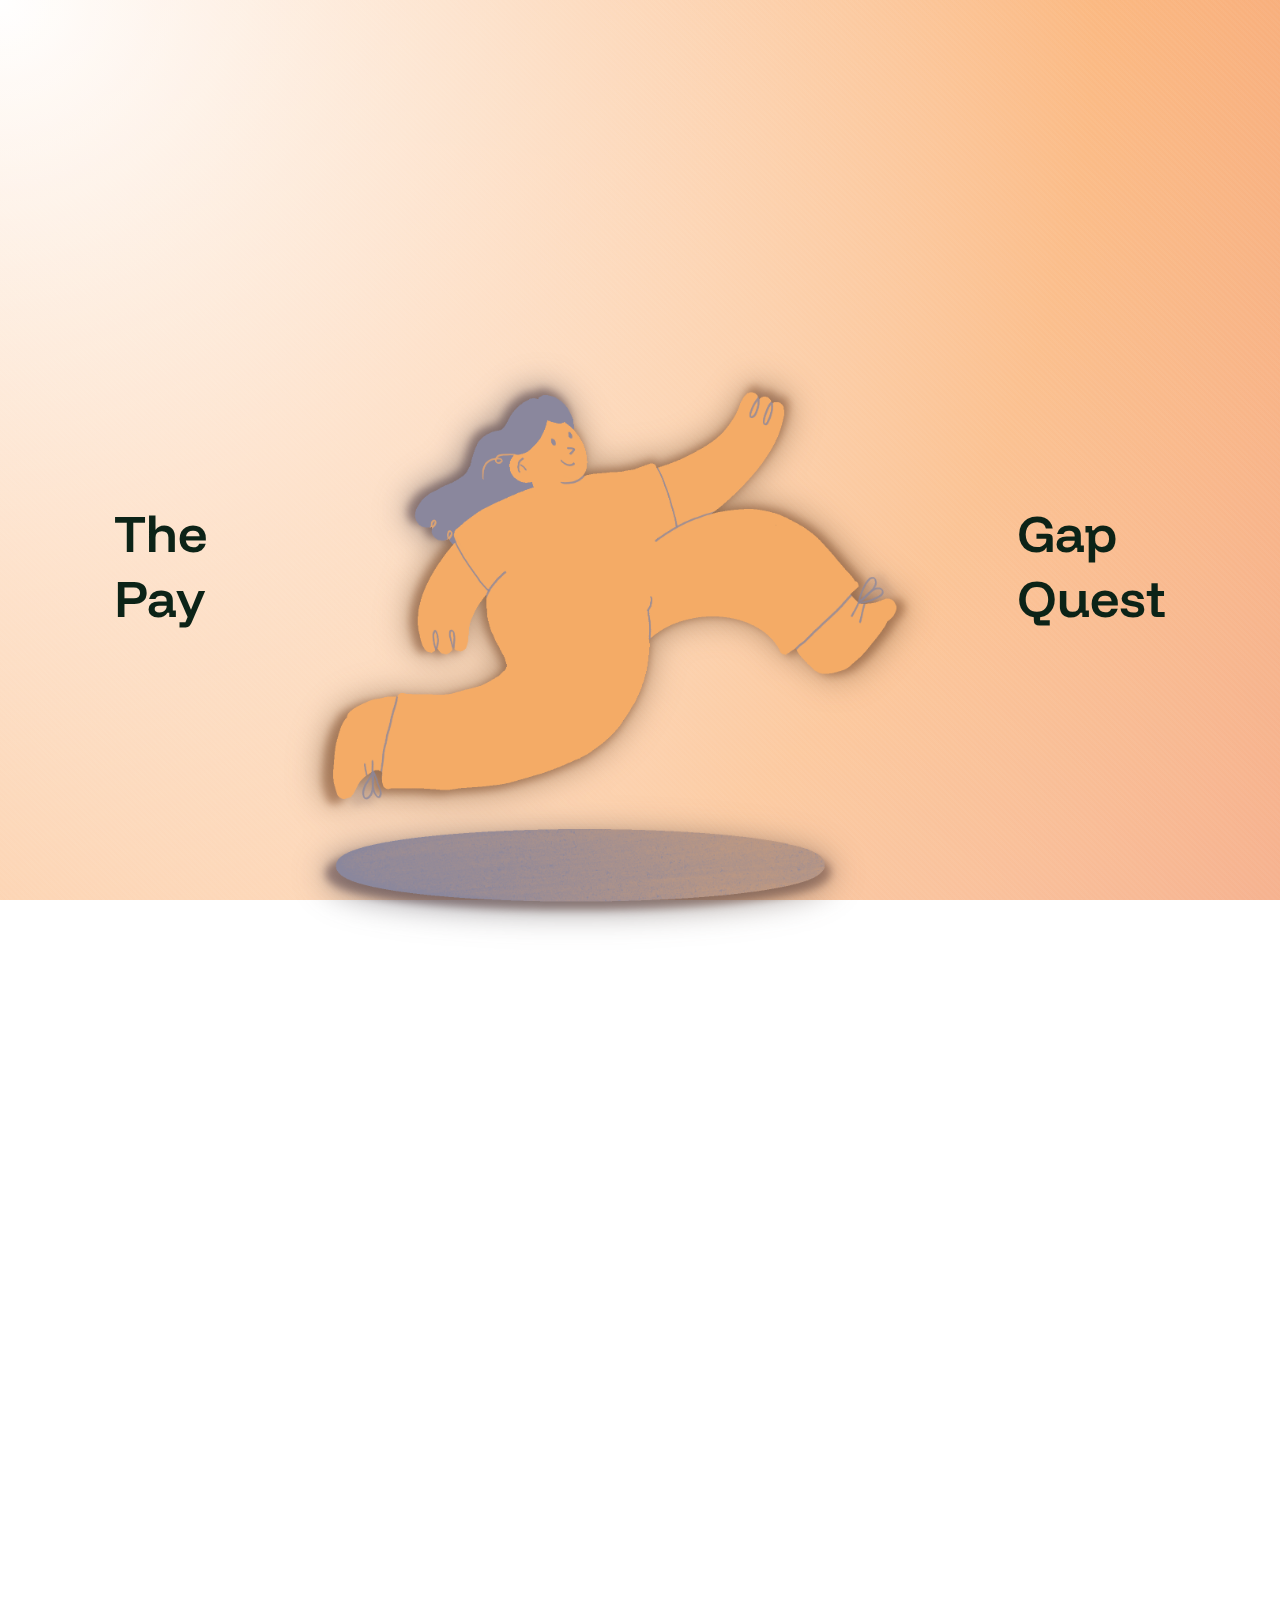
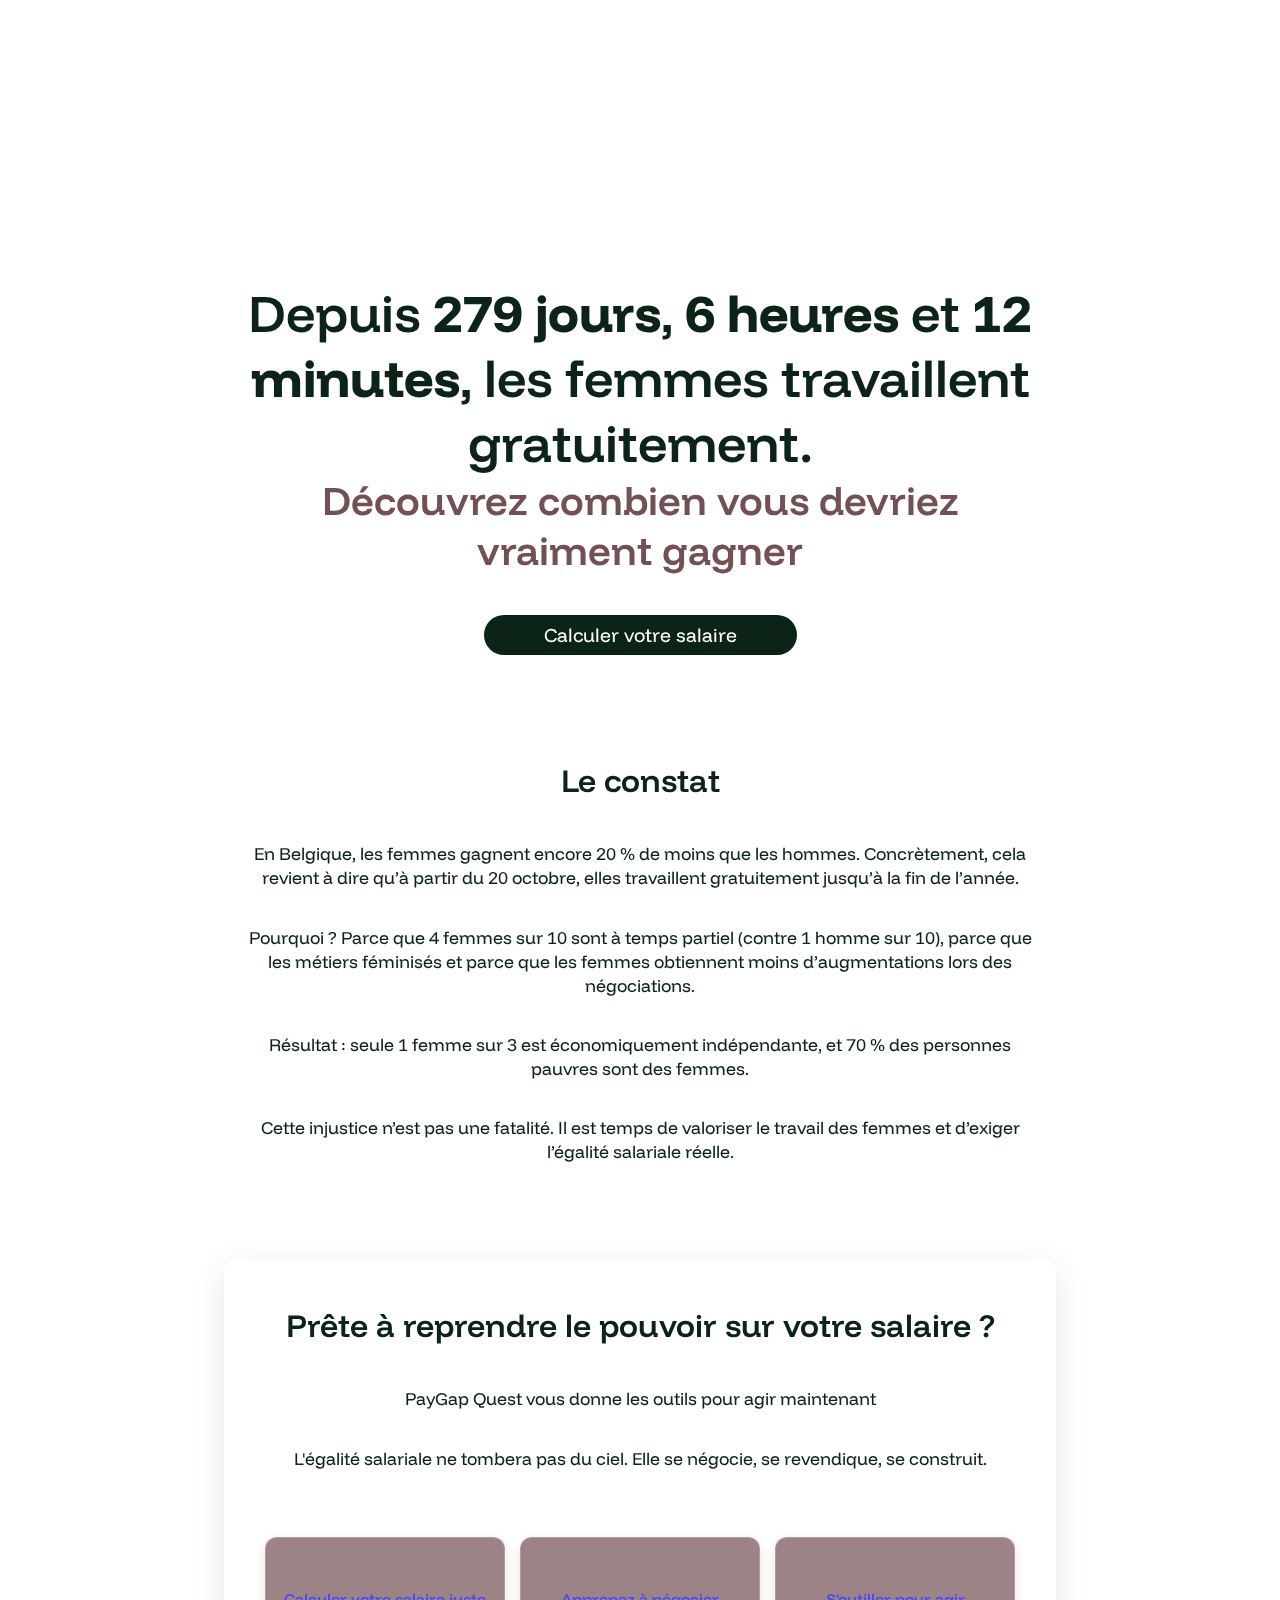
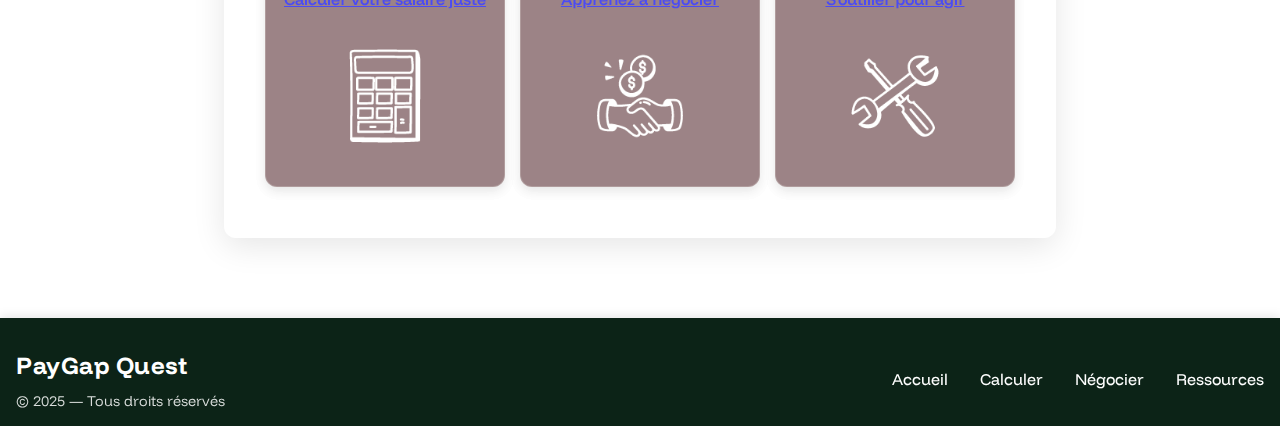
<file: index.html>
<!DOCTYPE html>
<html lang="en">

<head>
  <meta charset="UTF-8">
  <meta name="viewport" content="width=device-width, initial-scale=1.0">
  <title>The PayGap Quest</title>
  <link rel="stylesheet" href="index.css">
  <link rel="stylesheet" href="./global.css">
</head>

<body>

  <!-- Section 1 -->
  <section class="section1">
    <div class="container">
      <div class="side left">
        <h1>The</h1>
        <h1>Pay</h1>
      </div>
      <div class="illustration">
        <img src="illustration/Homepageshadow_v2.svg" alt="Illustration of women jumping over a gap" width="600" height="600">
      </div>
      <div class="side right">
        <h1> </h1>
        <h1>Gap</h1>
        <h1>Quest</h1>
      </div>
    </div>
  </section>

  <!-- ** --------------- Section 2 ---------------->
  <section class="section2">

    <!-- Counter -->
    <div class="counter-section">
     
      <h1 id="counter"></span><span id="dots"></span>, </h1>
    
       <h2>Découvrez combien vous devriez vraiment gagner</h2>
      <button onclick="window.location.href='formulaire.html'">
       Calculer votre salaire
      </button>

    </div>



    <!-- Main content with glass effect -->

    <div class="content-block">
      <h3> Le constat </h3>
      <p>En Belgique, les femmes gagnent encore 20 % de moins que les hommes. Concrètement, cela revient à dire qu’à
        partir du 20 octobre, elles travaillent gratuitement jusqu’à la fin de l’année. </p>
      <p>Pourquoi ? Parce que 4 femmes sur 10 sont à temps partiel (contre 1 homme sur 10), parce que les métiers
        féminisés et parce que les femmes obtiennent moins d’augmentations lors des négociations.</p>
      <p>Résultat : seule 1 femme sur 3 est économiquement indépendante, et 70 % des personnes pauvres sont des femmes.
      </p>
      <p>Cette injustice n’est pas une fatalité. Il est temps de valoriser le travail des femmes et d’exiger l’égalité
        salariale réelle.</p>
    </div>

    <div class="glass-effect">
      <div class="content-block">
        <h3>Prête à reprendre le pouvoir sur votre salaire ?</h3>
        <p>PayGap Quest vous donne les outils pour agir maintenant </p>
           <p>L'égalité salariale ne tombera pas du ciel. Elle se négocie, se revendique, se construit.</p>
         
        <div class="containerCardMenu">
          <div class="cardMenu">
            <h4><a href="formulaire.html">Calculer votre salaire juste</a></h4> 
   
            <img src="Icons/calculator-white.png" alt="Icone représantant une calculette">
          </div>
          <div class="cardMenu">
            <h4><a href="workshop.html">Apprenez à négocier</a></h4>
            <img src="Icons/deal-white.png" alt="Icone représantant deux mains qui se serrent">
            

          </div>
          <div class="cardMenu">
            <h4><a href="ressources.html">S'outiller pour agir</a></h4>
        
            <img src="Icons/service-white.png" alt="Icone représantant des outils">
            

          </div>
        </div>
 
      </div>
    </div>

  </section>


     <footer class="footer">
  <div class="footer-left">
    <p class="footer-logo">PayGap Quest</p>
    <p class="footer-copy">© 2025 — Tous droits réservés</p>
  </div>
  <div class="footer-links">
    <a href="index.html">Accueil</a>
    <a href="formulaire.html">Calculer</a>
    <a href="workshop.html">Négocier</a>
    <a href="ressources.html">Ressources</a>
  </div>
</footer>
  <script src="index.js"></script>
</body>

</html>
</file>
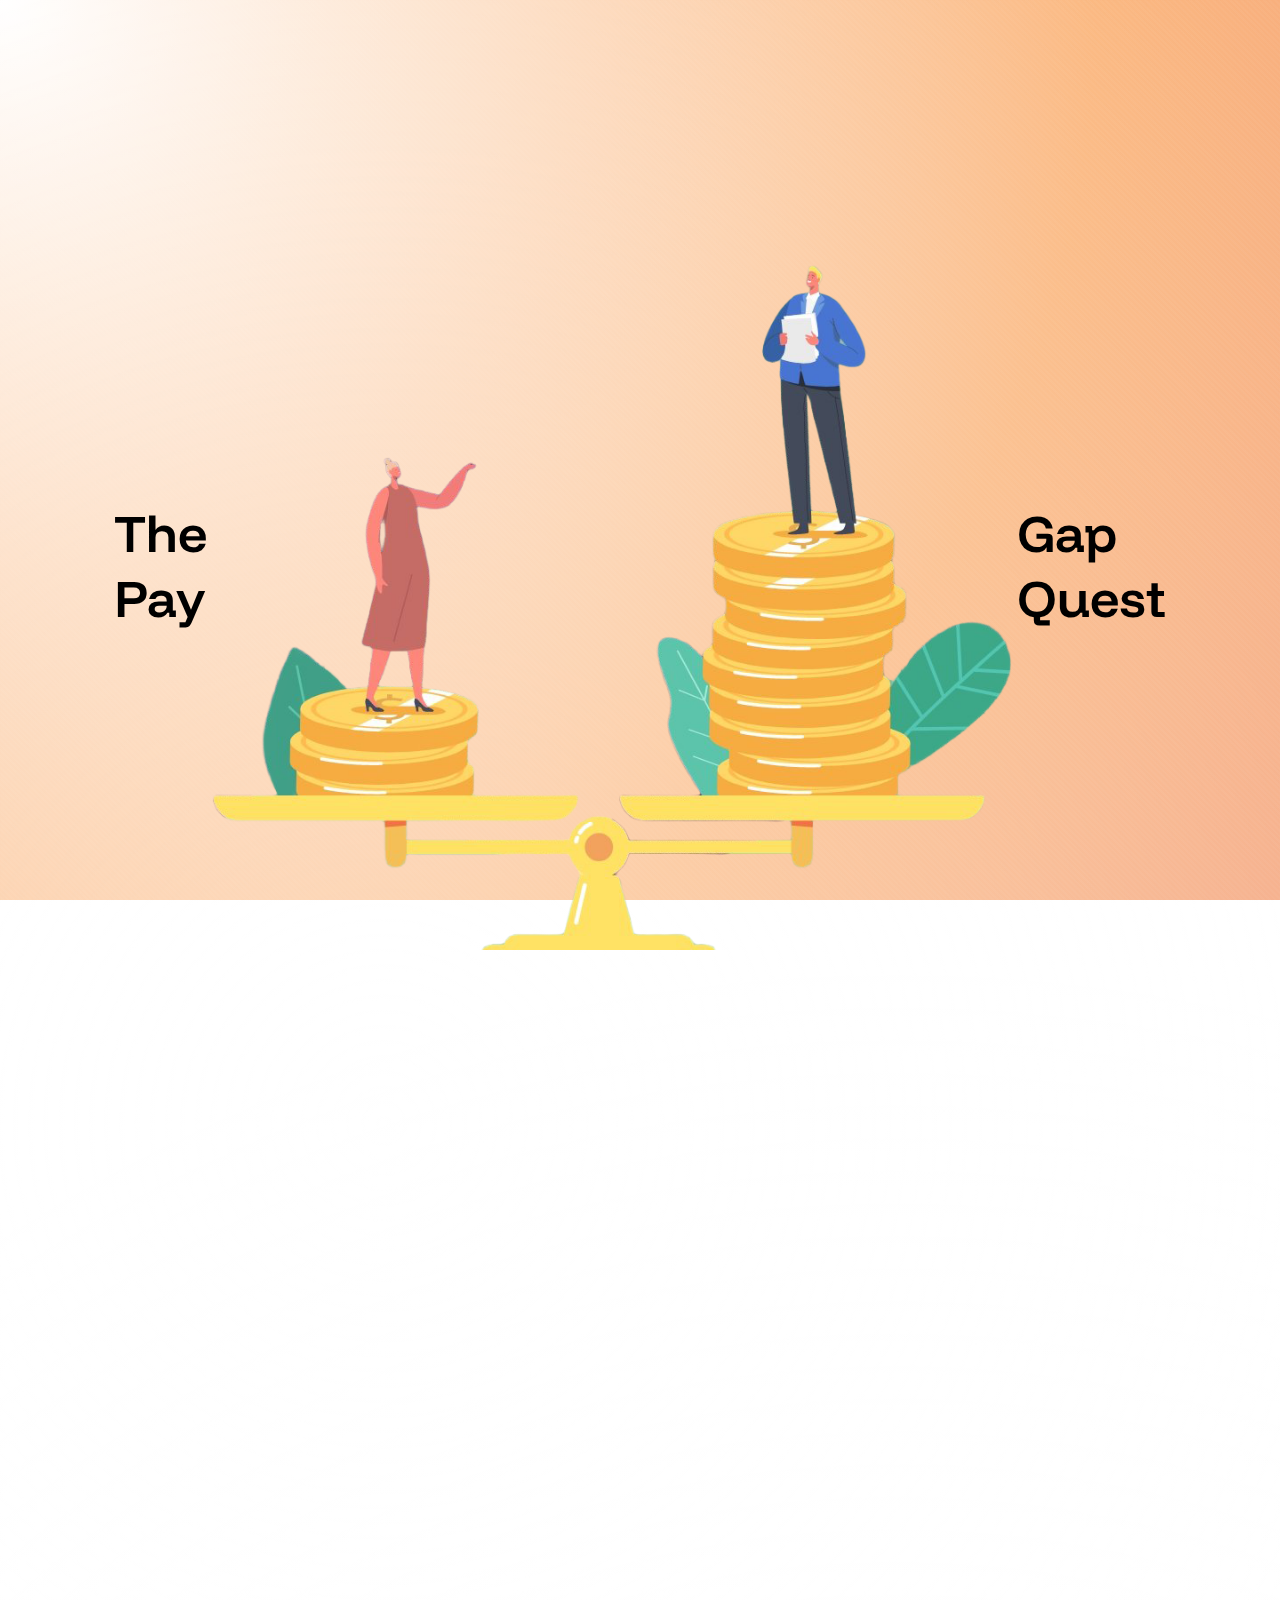
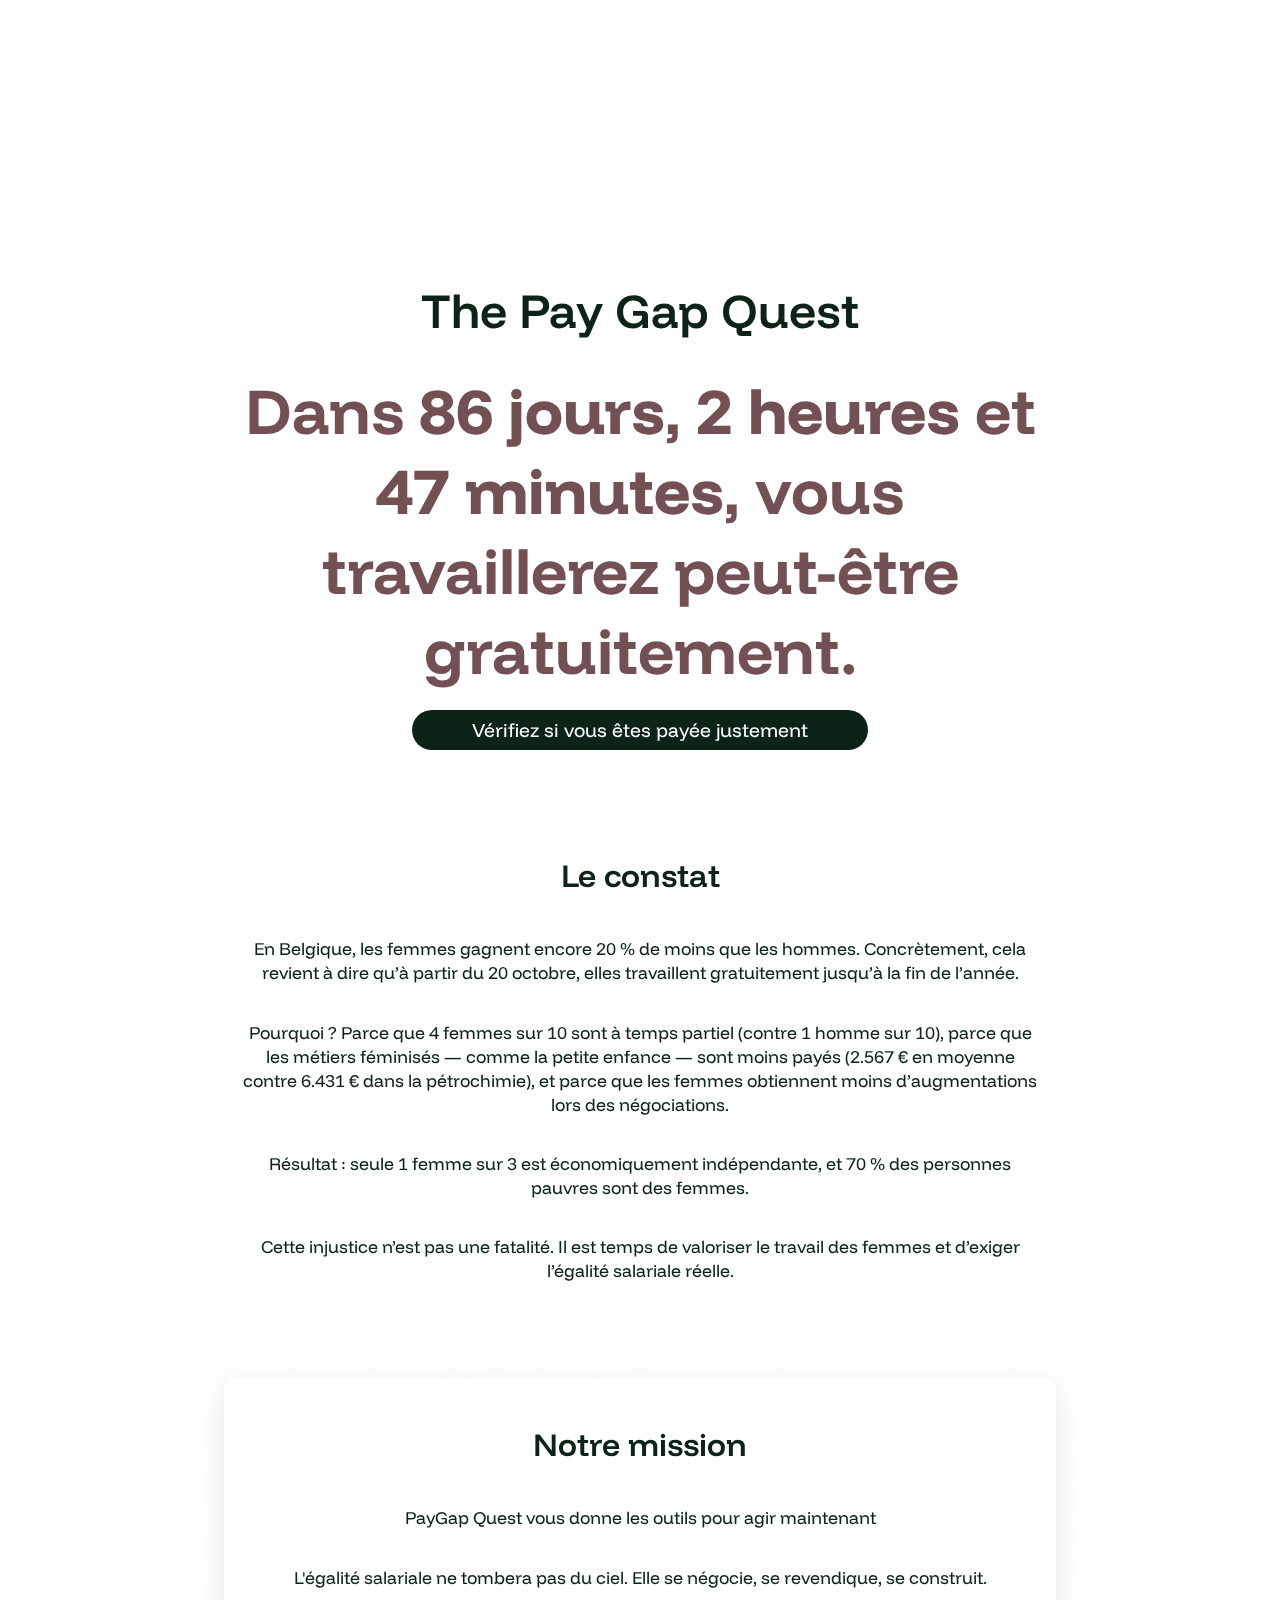
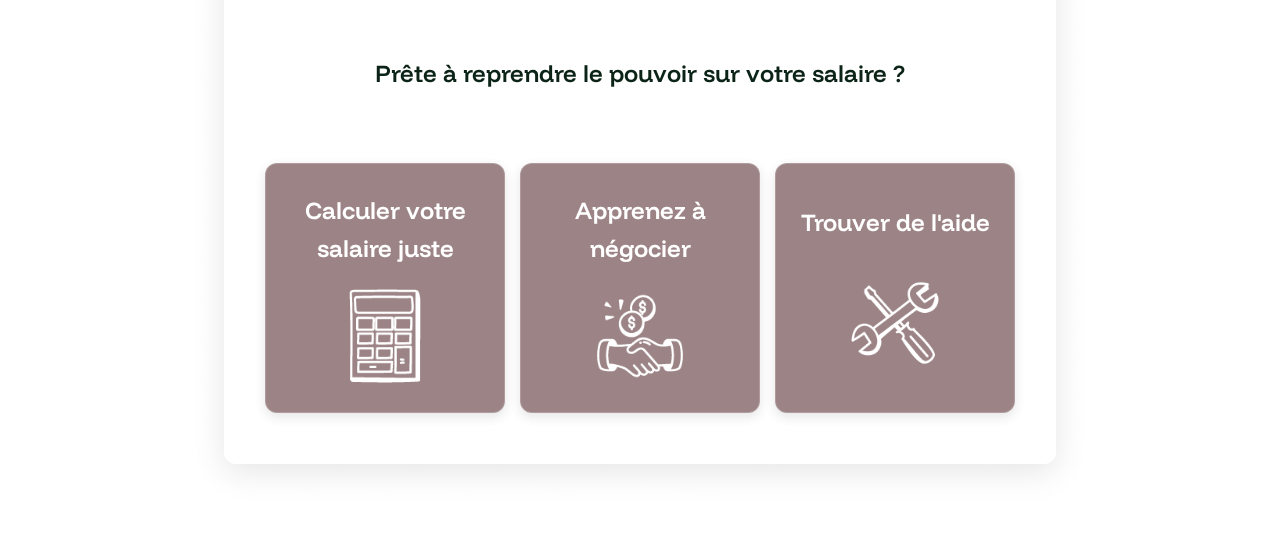
<file: homepage.html>
<!DOCTYPE html>
<html lang="en">

<head>
  <meta charset="UTF-8">
  <meta name="viewport" content="width=device-width, initial-scale=1.0">
  <title>The PayGap Quest</title>
  <link rel="stylesheet" href="homepage.css">
  <link rel="stylesheet" href="./global.css">
</head>

<body>

  <!-- Section 1 -->
  <section class="section1">
    <div class="container">
      <div class="side left">
        <h1>The</h1>
        <h1>Pay</h1>
      </div>
      <div class="illustration">
        <img src="images/menwomen.png" alt="Illustration">
      </div>
      <div class="side right">
        <h1> </h1>
        <h1>Gap</h1>
        <h1>Quest</h1>
      </div>
    </div>
  </section>

  <!-- ** --------------- Section 2 ---------------->
  <section class="section2">

    <!-- Counter -->
    <div class="counter-section">
      <h2> The Pay Gap Quest</h2>
      <h1 id="pay-gap-counter"></h1>
      <button onclick="window.location.href=''">
        <!-- todo : ajouter lien -->
        Vérifiez si vous êtes payée justement
      </button>

    </div>



    <!-- Main content with glass effect -->

    <div class="content-block">
      <h3> Le constat </h3>
      <p>En Belgique, les femmes gagnent encore 20 % de moins que les hommes. Concrètement, cela revient à dire qu’à
        partir du 20 octobre, elles travaillent gratuitement jusqu’à la fin de l’année. </p>
      <p>Pourquoi ? Parce que 4 femmes sur 10 sont à temps partiel (contre 1 homme sur 10), parce que les métiers
        féminisés — comme la petite enfance — sont moins payés (2.567 € en moyenne contre 6.431 € dans la pétrochimie),
        et parce que les femmes obtiennent moins d’augmentations lors des négociations.</p>
      <p>Résultat : seule 1 femme sur 3 est économiquement indépendante, et 70 % des personnes pauvres sont des femmes.
      </p>
      <p>Cette injustice n’est pas une fatalité. Il est temps de valoriser le travail des femmes et d’exiger l’égalité
        salariale réelle.</p>
    </div>

    <div class="glass-effect">
      <div class="content-block">
        <h3> Notre mission</h3>
        <p>PayGap Quest vous donne les outils pour agir maintenant </p>
           <p>L'égalité salariale ne tombera pas du ciel. Elle se négocie, se revendique, se construit.</p>
            <h4>Prête à reprendre le pouvoir sur votre salaire ?</h4>

        <div class="containerCardMenu">
          <div class="cardMenu">
            <h4>Calculer votre salaire juste</h4>
            <img src="Icons/calculator-white.png" alt="Icone représantant une calculette">
          </div>
          <div class="cardMenu">
            <h4>Apprenez à négocier</h4>
            <img src="Icons/deal-white.png" alt="Icone représantant deux mains qui se sérent">
            

          </div>
          <div class="cardMenu">
            <h4>Trouver de l'aide</h4>
            <img src="Icons/service-white.png" alt="Icone représantant des outils">
            

          </div>
        </div>
        <!-- <ul>
          <li>✓ Calculez si votre salaire est conforme à votre secteur et comparez-le à celui d'un homme</li>
          <li>✓ Apprenez à négocier votre rémunération sans culpabilité</li>
          <li>✓ Trouvez du soutien : podcasts, livres, syndicats, associations</li>
        </ul> -->

     
       
        
      </div>
    </div>

  </section>

  <script src="homepage.js"></script>
</body>

</html>
</file>
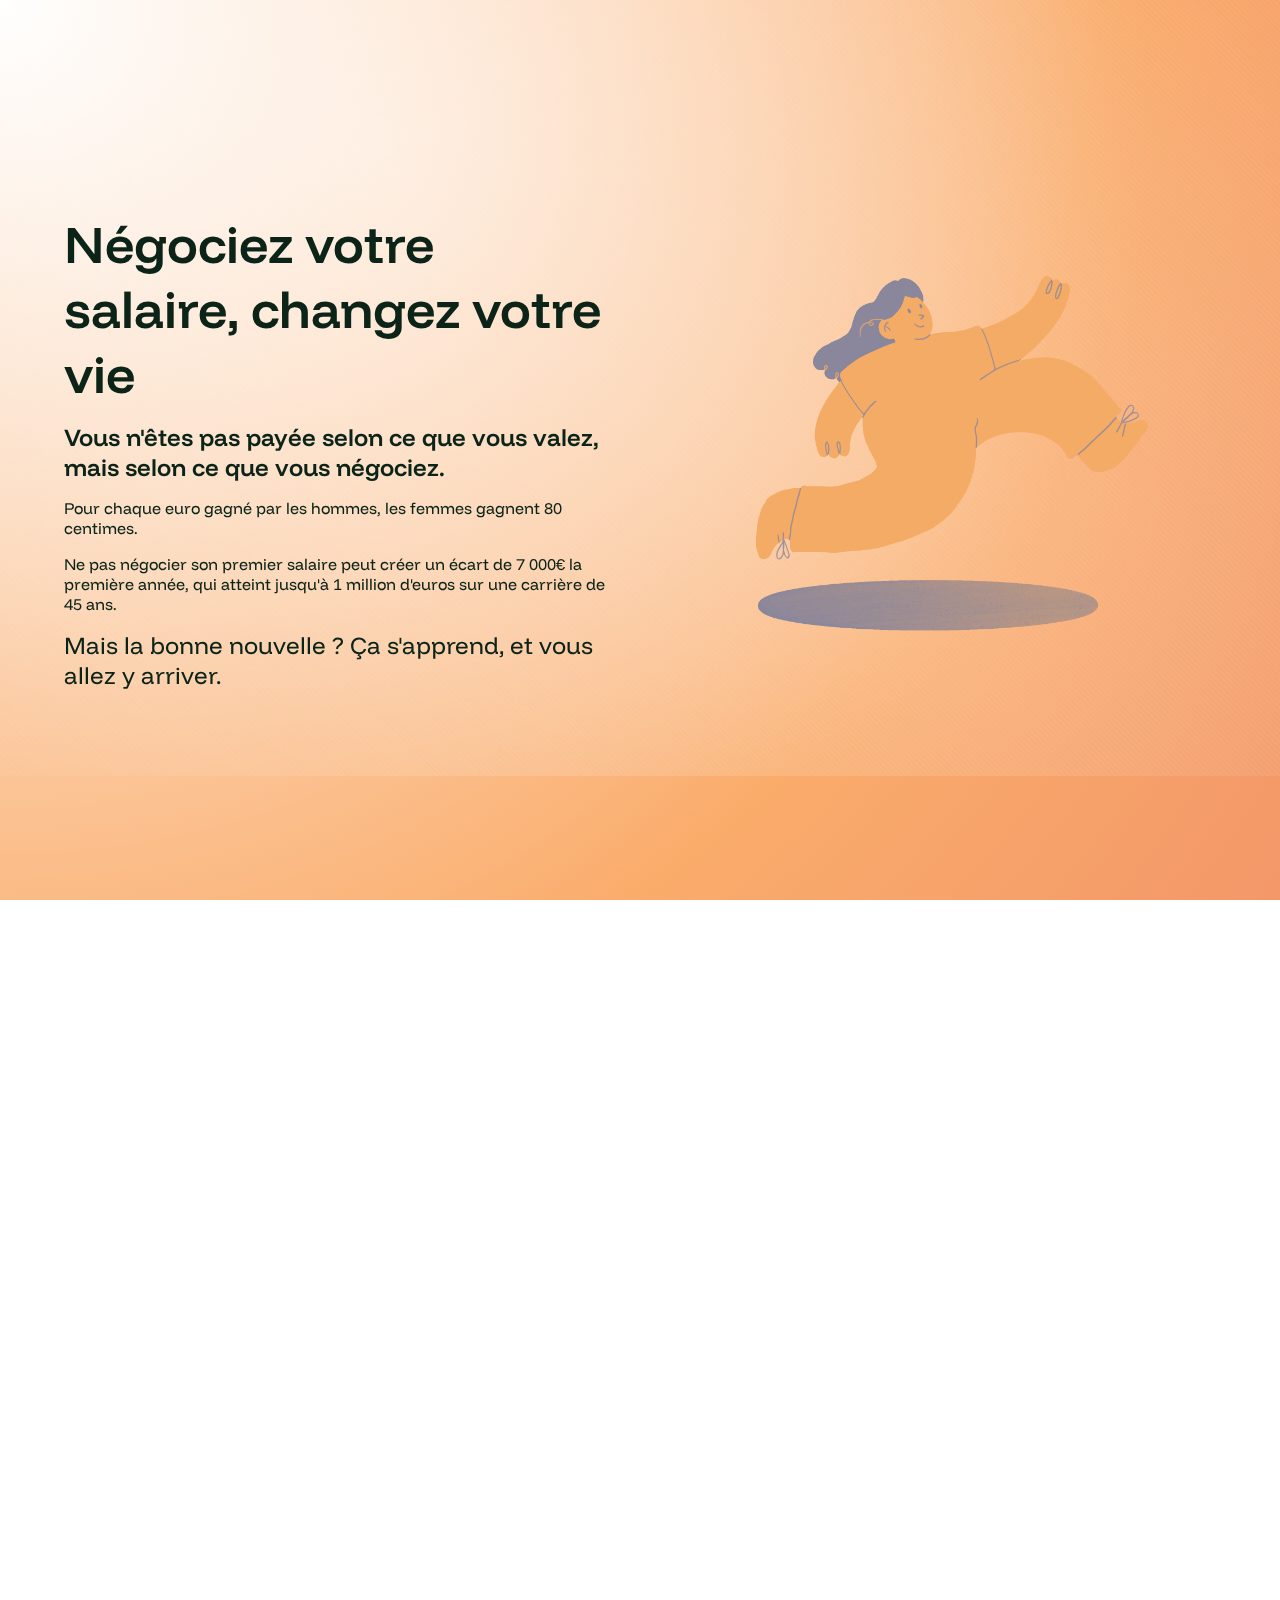
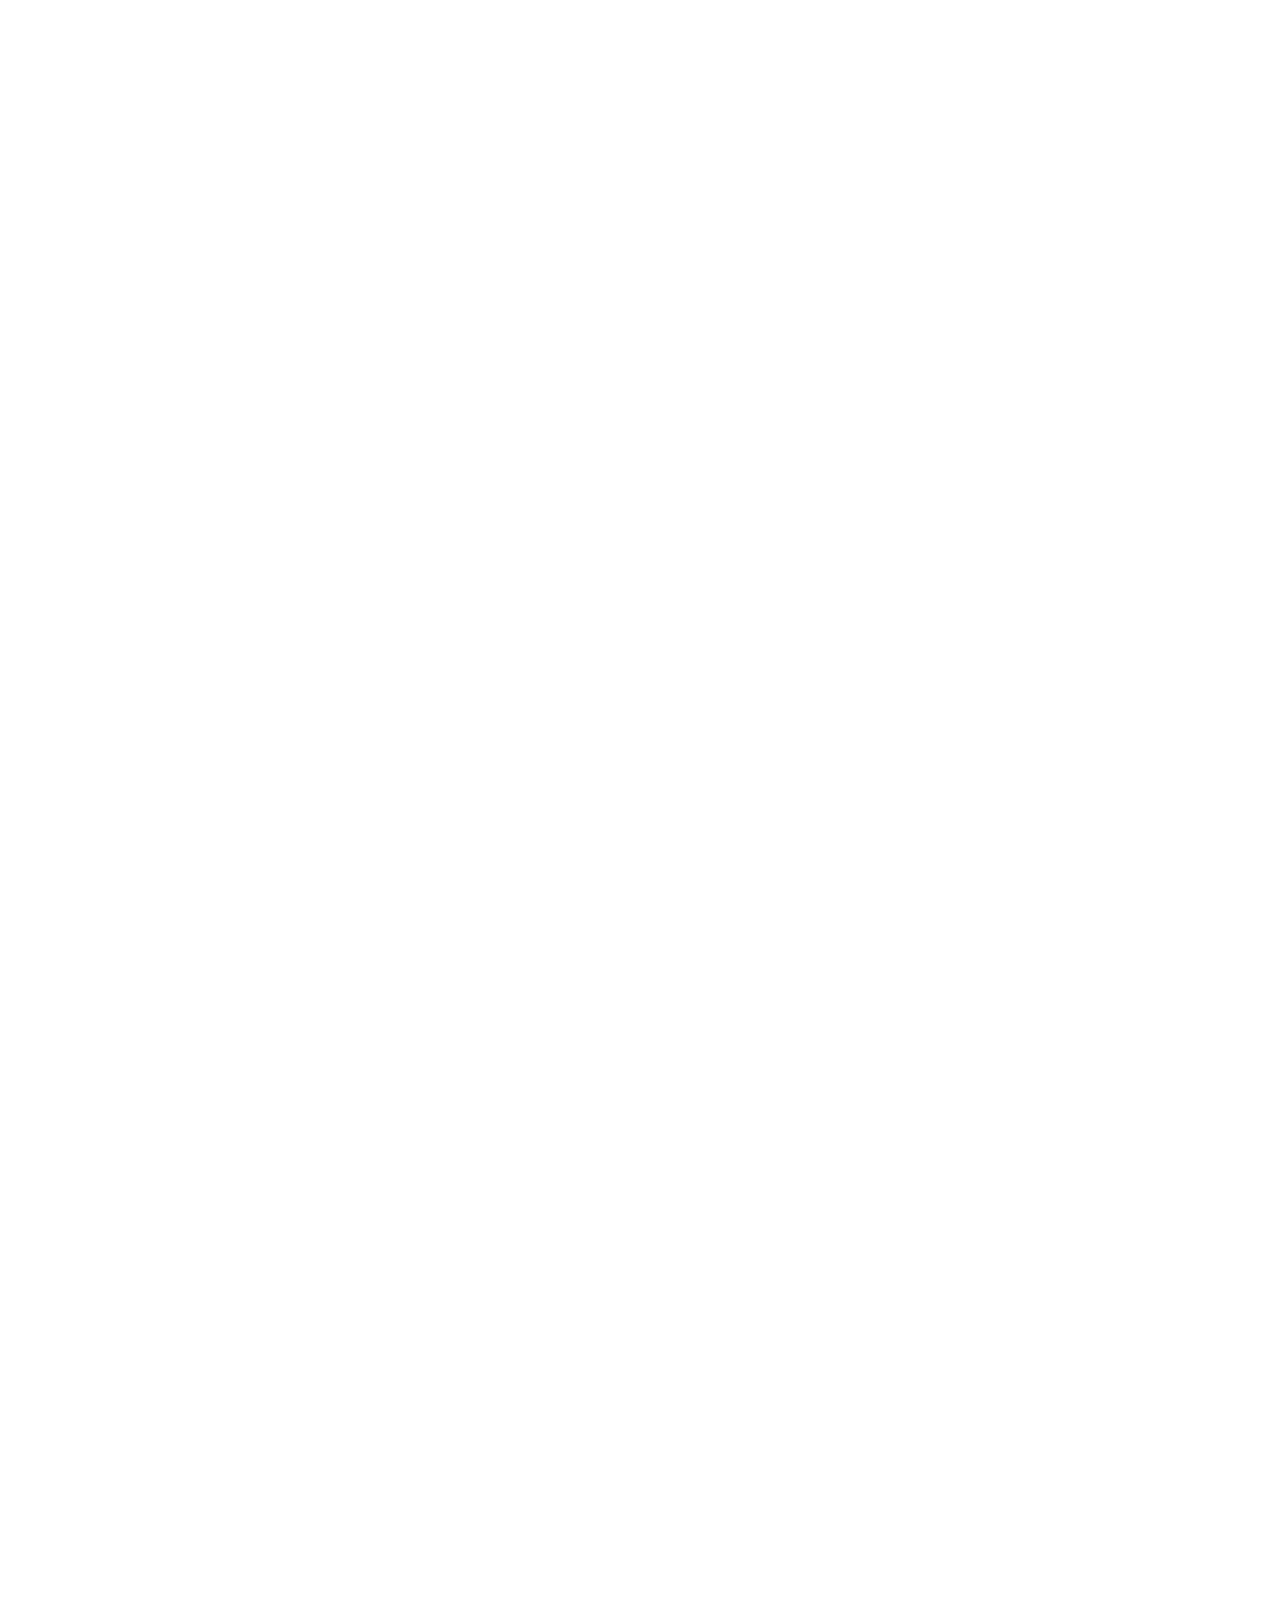
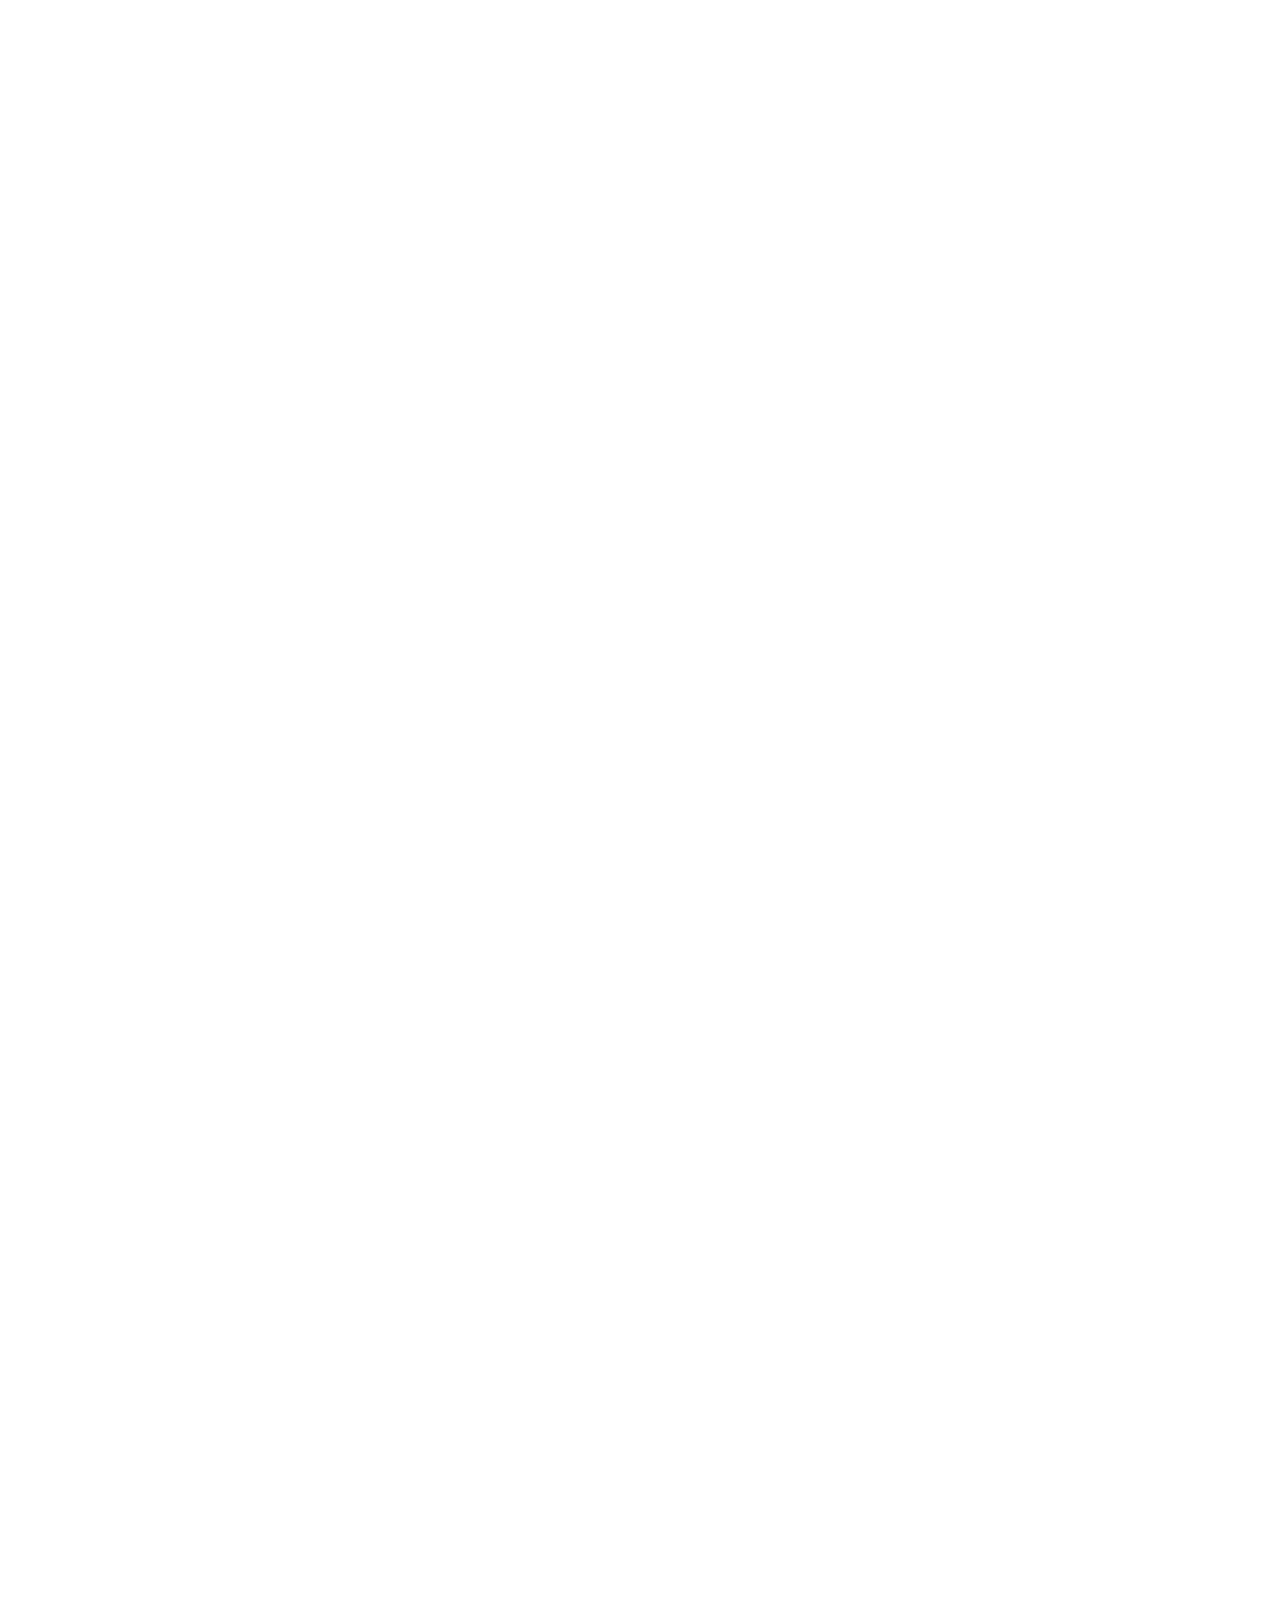
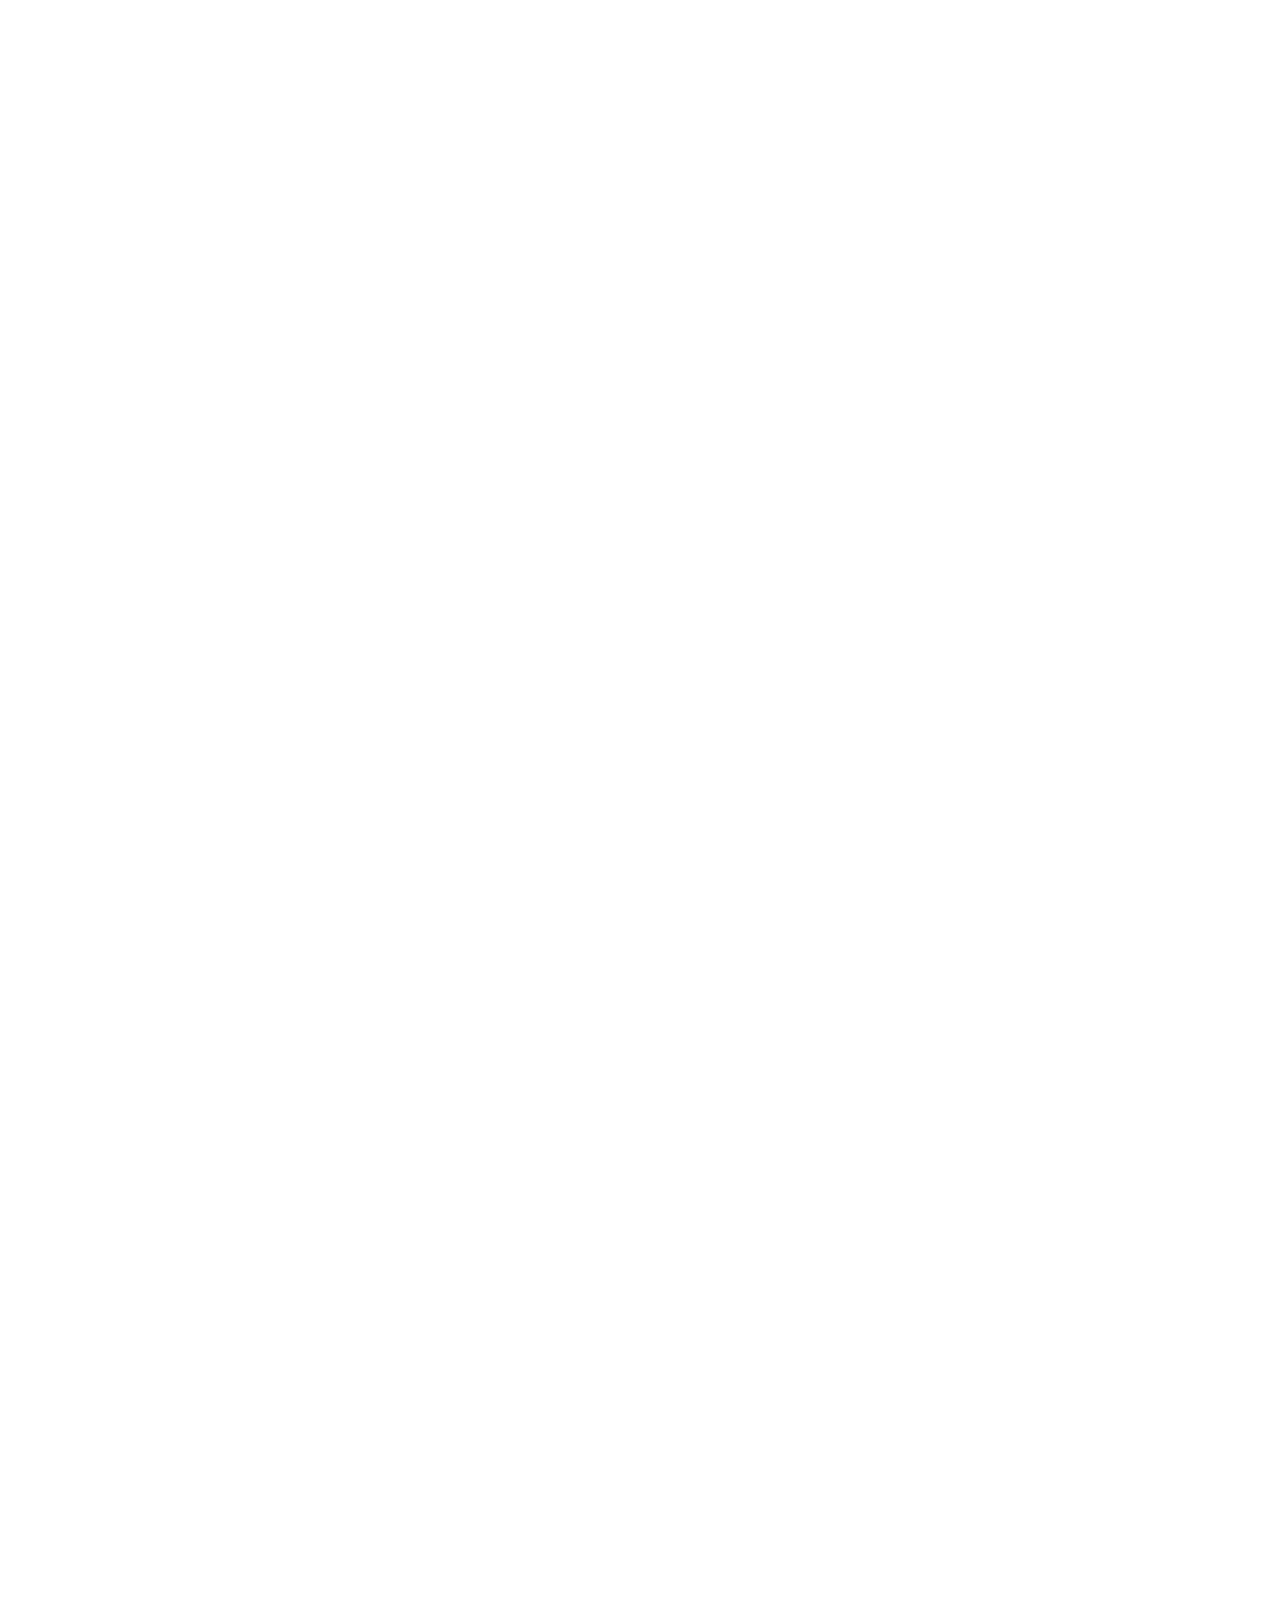
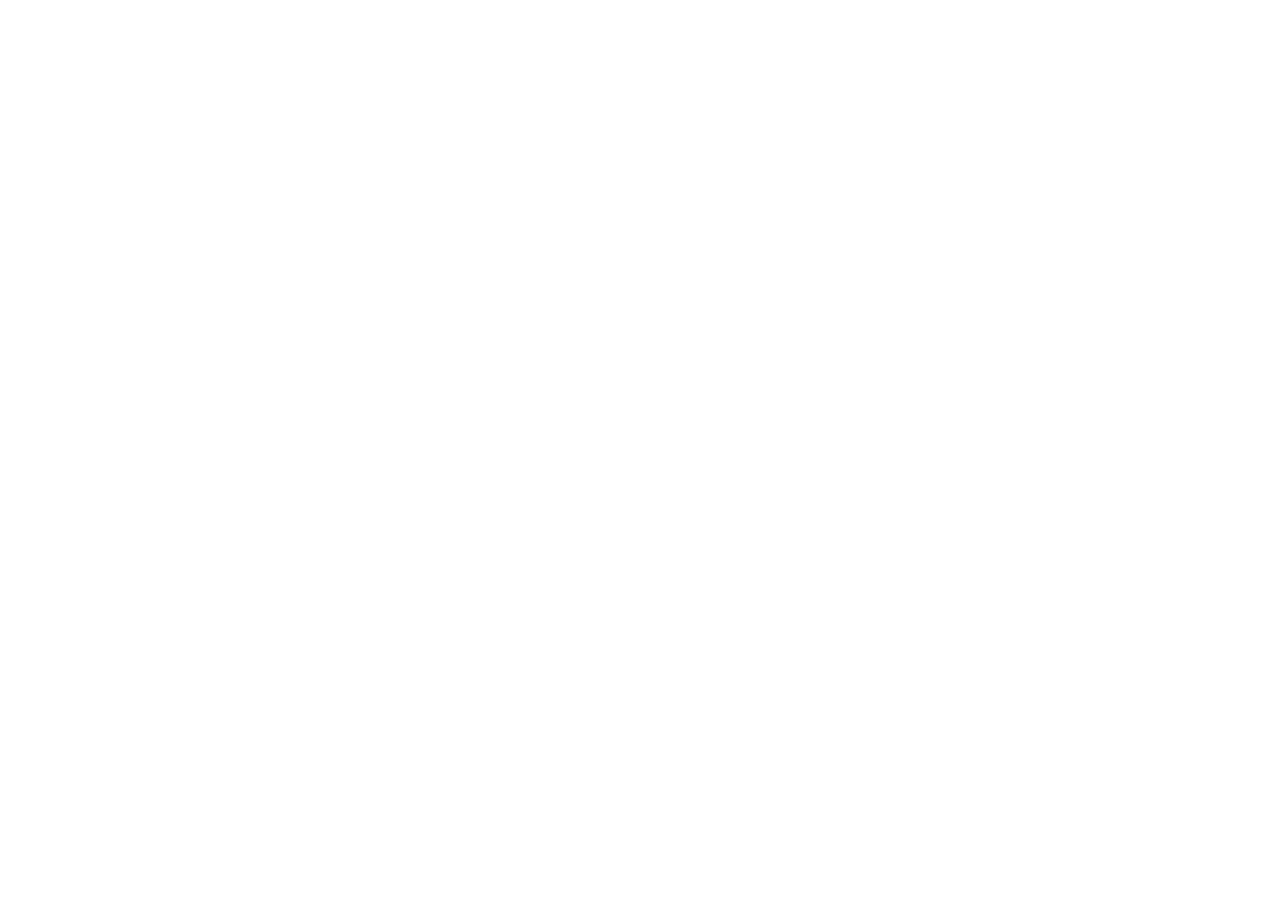
<file: workshop.html>
<!DOCTYPE html>
<html lang="en">

<head>
    <meta charset="UTF-8">
    <meta name="viewport" content="width=device-width, initial-scale=1.0">
    <title>Négociations</title>
    <link href="workshop.css" rel="stylesheet" />
</head>

<body>
    <div class="top-hover"></div>

    <!-- barre de nav -->
  <nav>
       <div class="nav-left">
           <img class="logo_img" src="logo/Logo_Vide.png" width="60" height="60" alt="logo PayGAp"> <p>PayGap</p>
        </div>
 
       <div class="nav-right">
      <a href="index.html">Accueil</a>
 <a href="formulaire.html">Calculer</a>
 <a href="workshop.html">Négocier</a>
  <a href="ressources.html">Ressources</a>
    </div>
 
  </nav>

    <!-- section 1 -->
    <section id="section1" class="page-section section1">
        <div class="content-container">
            <div class="text-side">
                <h1>Négociez votre salaire, changez votre vie</h1>

                <h2>Vous n'êtes pas payée selon ce que vous valez, mais selon ce que vous négociez.</h2>

                <p>Pour chaque euro gagné par les hommes, les femmes gagnent 80 centimes.</p>
                <p>Ne pas négocier son premier salaire peut créer un écart de 7 000€ la première année,
                    qui atteint jusqu'à 1 million d'euros sur une carrière de 45 ans.</p>

                <h3>Mais la bonne nouvelle ? Ça s'apprend, et vous allez y arriver.</h3>
            </div>
            <div class="image-side">
                <img src="illustration/Homepage.png" alt="Sample image" />
            </div>
        </div>

    </section>

    <section id="section2" class="page-section section2">
     <div class="section6-intro">
          <h2>Préparez-vous en 4 étapes</h2>
           <p>Source: <a href="https://files.elfsightcdn.com/eccd4c9b-7e4a-44f2-abef-ac7a2793e27a/ae55785c-711a-4b4e-8323-598e23c081c3.pdf" target="_blank">Négocier son salaire 102</a> © The Money Therapy, Morgane Dion</a></p>
          <h3>1. Construisez votre motivation</h3>
         


      </div>
      <div class="full-width-center">
        <div class="image-side"><img src="illustration/1_Motivation.png" alt="Sample image" />
        </div>
       
       
       
       
            <div class="box3">
     <p>Avant tout, ancrez votre "pourquoi". Répondez honnêtement :</p>
<ul>
  <li>Je veux gagner plus d'argent parce que…</li>
  <li>Quand j'aurai plus d'argent, je pourrai…</li>
</ul>
<p>Ces réponses seront votre carburant quand le doute s'installera.</p>
        
       
        </div>
      </div>
 
    


    
    </section>
    
<section id="section3" class="page-section section3">
  <div class="section6-intro">
    <h3>2. Calculez votre valeur</h3>
  </div>

  <div class="full-width-center">
    <!-- Left Image -->
    <div class="side">
      <img src="illustration/4_Preparation_Discours.png" alt="Left illustration" />
    </div>

    <!-- Box 1 -->
    <div class="side">
      <div class="box3">
        <h4>Menez l'enquête</h4>
        <ul>
          <li>Utilisez notre comparateur de salaires</li>
          <li>Interrogez vos collègues (hommes ET femmes) sur leurs rémunérations</li>
          <li>Activez votre réseau LinkedIn : "J'envisage de postuler chez X sur le poste Y. Le salaire approximatif serait de Z€. Pensez-vous que je sois dans la bonne fourchette ?"</li>
        </ul>
      </div>
    </div>

    <!-- Box 2 -->
    <div class="side">
      <div class="box3">
        <h4>Faites votre budget</h4>
        <p>Listez vos dépenses réelles : loyer, impôts, nourriture, loisirs, épargne… C'est votre base de départ.</p>
      </div>
    </div>

    <!-- Right Image -->
    <div class="side">
      <img src="illustration/3_Chiffres_Magiques.png" alt="Right illustration" />
    </div>
  </div>
</section>


    <section id="section4" class="page-section section4">
        <div class="section6-intro">
         <h3>3. Définissez vos trois chiffres magiques</h3>
        
        
        <p>Ces trois chiffres sont votre boussole pour la négociation. Ils vous permettent de rester confiante et
          flexible pendant l'échange, sans vous laisser déstabiliser. </p>
        
          <p>Source: <a href="https://files.elfsightcdn.com/eccd4c9b-7e4a-44f2-abef-ac7a2793e27a/ae55785c-711a-4b4e-8323-598e23c081c3.pdf" target="_blank">Négociation salariale : calcul de vos 3 chiffres</a> © 2022 Plan Cash</a></p>


      </div>
        <div class="calc">
        <div>
            <h4>"Thank you, but no" (votre minimum absolu)</h4>
<p>C'est le salaire en-dessous duquel vous ne descendez pas. Point final.</p>
<p>Comment le calculer ?</p>
<ul>
  <li>Prenez le bas de la fourchette de marché pour votre poste</li>
  <li>OU prenez votre budget vital (charges + épargne minimale)</li>
  <li>Choisissez le montant le plus élevé des deux</li>
</ul>
<p>À retenir : Ce chiffre reste secret. Vous ne le révélez jamais en négociation, mais il vous protège : si l'offre finale est en-dessous, vous avez le courage de refuser.</p> 
         
        </div>
        <div>
                 <h4>"Yesss" (votre objectif réaliste)</h4>
<p>C'est le salaire qui vous fait dire "J'ai réussi ma négociation !". Celui qui correspond à votre valeur réelle sur le marché et à vos besoins confortables.</p>
<p>Comment le calculer ? Votre minimum + 15%</p>
<p>Exemple : Si votre minimum est 40 000€, votre "Yesss" = 46 000€</p>
<p>À retenir : C'est votre vraie cible. Pendant la négociation, vous essayez de ramener la conversation vers ce montant. Si vous l'obtenez, vous avez gagné.</p>
   
        </div>
        <div>
            
        <h4>"Hell yeah!" (votre ancrage stratégique)</h4>
        <p>C’est le montant ambitieux que vous allez demander en premier. Il peut vous sembler audacieux, voire un peu inconfortable — c’est normal, c’est le but.</p>
        <p>Comment le calculer ? Votre “Yesss” + 10 %.</p>
      
        <p>
Pourquoi demander plus ? Parce que le premier chiffre annoncé devient l’ancre psychologique de la négociation. En plaçant la barre plus haut, vous augmentez vos chances d’obtenir votre vrai objectif.</p>
        <p>Astuce pro : Si on accepte votre “Hell yeah!” sans discuter, c’est que vous pouviez viser encore plus haut !</p>
     
        </div>
        <div>
          
<h4>N'oubliez pas les compensations</h4>
<p>Commencez toujours par négocier votre salaire net, car c'est sur cette base que seront calculés le chômage, les prochaines augmentations et la pension. Mais pensez à toutes les autres manières d'obtenir une compensation : frais kilométriques, facture de téléphone, formation complémentaire, place dans la crèche d'entreprise, ordinateur de fonction, etc.</p>
<p>À retenir : Dans la fonction publique où les grilles sont fixes, ces avantages sont souvent votre seul levier de négociation.</p>

        </div>
        
      </div>

      
      
         
      </div>





       
    </section>



    
    <section id="section5" class="page-section section5">
  <div class="section6-intro">
    <h3>4. Préparez votre discours gagnant-gagnant</h3>
    <h4>La formule qui marche :</h4>
  </div>

  <div class="full-width-center">
    <!-- Image on the left -->
    <div class="side">
      <img src="illustration/2_Evaluer_Valeur.png" alt="Sample image" style="width:70%; height:auto; border-radius:8px;">
    </div>

    <!-- First content box -->
    <div class="side">
      <div class="box3">
        <h4>La formule qui marche :</h4>
        <p>"Je souhaite ____ € (votre "Hell yeah" + compensations).<br>
        Mon plan est de ____ (ce que vous allez accomplir).<br>
        Cela permettra à l'entreprise de ____ (objectif concret, avec délai)."</p>
      </div>
    </div>

    <!-- Second content box -->
    <div class="side">
      <div class="box3">
        <h4>Éliminez le syndrome de l'imposteur</h4>
        <p>Préparez 2-3 exemples concrets prouvant votre valeur :</p>
        <ul>
          <li>Quelle mission avez-vous menée à bien ?</li>
          <li>Qu'avez-vous mis en place et quel impact cela a-t-il eu ?</li>
          <li>Quelles compétences avez-vous mobilisées ? (leadership, intelligence émotionnelle, réseau, expertise technique...)</li>
        </ul>
      </div>
    </div>

    <!-- Third content box -->
    <div class="side">
      <div class="box3">
        <h4>Rassemblez vos atouts</h4>
        <p>Listez toutes vos compétences, même les soft skills souvent négligées (écoute active, capacité à désamorcer les conflits, vision stratégique...). Elles peuvent être déterminantes.</p>
      </div>
    </div>
  </div>
</section>

        
   





    <section id="section6" class="page-section section6">
        <div class="section6-intro">
        <h2>Le timing parfait : Quand lancer la conversation</h2>
        <h3>Les 5 moments stratégiques</h3>

      </div>

      <div class="timeline">
        <div>
          <svg width="60" height="60" viewBox="0 0 60 60" fill="none" xmlns="http://www.w3.org/2000/svg">
            <rect width="60" height="60" rx="30" fill="#FAAC6B" fill-opacity="0.6" />
            <path
              d="M25.3177 39V37.14H29.5977V25.3L25.0377 28.42H24.9577V26.16L29.9177 22.8H31.8377V37.14H35.4977V39H25.3177Z"
              fill="white" />
          </svg>

          <h4>Lors d'un recrutement</h4>
          <p>Après avoir reçu l'offre écrite, avant de signer. C'est votre unique occasion de négocier librement.
          </p>
        </div>
        <div>
          <svg width="60" height="60" viewBox="0 0 60 60" fill="none" xmlns="http://www.w3.org/2000/svg">
            <path
              d="M0 30C0 13.4315 13.4315 0 30 0C46.5685 0 60 13.4315 60 30C60 46.5685 46.5685 60 30 60C13.4315 60 0 46.5685 0 30Z"
              fill="#DB5260" fill-opacity="0.6" />
            <path
              d="M24.2377 39V37.36L30.9577 30.82C31.811 29.9933 32.3977 29.32 32.7177 28.8C33.0377 28.28 33.1977 27.74 33.1977 27.18C33.1977 26.3267 32.9177 25.6667 32.3577 25.2C31.7977 24.72 31.0177 24.48 30.0177 24.48C27.871 24.48 26.671 25.5533 26.4177 27.7H24.2377C24.3443 26.0733 24.911 24.8133 25.9377 23.92C26.9643 23.0133 28.331 22.56 30.0377 22.56C31.131 22.56 32.0777 22.7533 32.8777 23.14C33.691 23.5133 34.3177 24.04 34.7577 24.72C35.211 25.4 35.4377 26.1933 35.4377 27.1C35.4377 27.86 35.2243 28.6133 34.7977 29.36C34.371 30.0933 33.691 30.9067 32.7577 31.8L27.3377 36.98L27.3577 37.06H35.7377V39H24.2377Z"
              fill="white" />
          </svg>

          <h4>Après un succès majeur</h4>
          <p>Dans les 2 semaines suivant une réussite visible : gros client décroché, projet finalisé, objectifs
            dépassés. Votre valeur est indiscutable.</p>
        </div>
        <div>
          <svg width="60" height="60" viewBox="0 0 60 60" fill="none" xmlns="http://www.w3.org/2000/svg">
            <path
              d="M0 30C0 13.4315 13.4315 0 30 0C46.5685 0 60 13.4315 60 30C60 46.5685 46.5685 60 30 60C13.4315 60 0 46.5685 0 30Z"
              fill="#AA70B9" fill-opacity="0.6" />
            <path
              d="M29.8177 39.24C28.071 39.24 26.6977 38.8467 25.6977 38.06C24.6977 37.2733 24.131 36.16 23.9977 34.72H26.1977C26.2777 35.56 26.6243 36.2067 27.2377 36.66C27.8643 37.1 28.711 37.32 29.7777 37.32C30.9243 37.32 31.831 37.06 32.4977 36.54C33.1643 36.0067 33.4977 35.2867 33.4977 34.38C33.4977 33.5 33.1777 32.8 32.5377 32.28C31.911 31.7467 31.0777 31.48 30.0377 31.48H27.4777V29.68H30.1777C31.0577 29.68 31.771 29.44 32.3177 28.96C32.8643 28.48 33.1377 27.86 33.1377 27.1C33.1377 26.3 32.8443 25.66 32.2577 25.18C31.671 24.7 30.8843 24.46 29.8977 24.46C28.9243 24.46 28.1443 24.6867 27.5577 25.14C26.971 25.58 26.591 26.2267 26.4177 27.08H24.2777C24.371 26.16 24.6643 25.36 25.1577 24.68C25.651 24 26.311 23.48 27.1377 23.12C27.9643 22.7467 28.9243 22.56 30.0177 22.56C31.071 22.56 31.9977 22.7333 32.7977 23.08C33.5977 23.4267 34.2177 23.92 34.6577 24.56C35.0977 25.1867 35.3177 25.92 35.3177 26.76C35.3177 27.6 35.0777 28.34 34.5977 28.98C34.131 29.6067 33.4577 30.0867 32.5777 30.42V30.5C33.591 30.7667 34.3643 31.2467 34.8977 31.94C35.431 32.62 35.6977 33.4733 35.6977 34.5C35.6977 35.46 35.4577 36.3 34.9777 37.02C34.4977 37.7267 33.8177 38.2733 32.9377 38.66C32.0577 39.0467 31.0177 39.24 29.8177 39.24Z"
              fill="white" />
          </svg>

          <h4>Lors de l'entretien annuel</h4>
          <p>Prévenez 2 semaines avant : "J'aimerais que nous abordions l'évolution de ma rémunération."</p>
        </div>
        <div>
          <svg width="60" height="60" viewBox="0 0 60 60" fill="none" xmlns="http://www.w3.org/2000/svg">
            <path
              d="M0 30C0 13.4315 13.4315 0 30 0C46.5685 0 60 13.4315 60 30C60 46.5685 46.5685 60 30 60C13.4315 60 0 46.5685 0 30Z"
              fill="#159FB8" fill-opacity="0.2" />
            <path
              d="M31.9377 39V35.12H23.4577V33.52L31.9977 22.8H34.1177V33.28H36.5377V35.12H34.1177V39H31.9377ZM25.8577 33.28H32.0177V25.64H31.9377L25.8577 33.28Z"
              fill="white" />
          </svg>

          <h4>Après une extension de responsabilités</h4>
          <p>Dès qu'on vous confie de nouvelles missions. N'attendez pas 6 mois, agissez dans le mois.</p>
        </div>
        <div>
          <svg width="60" height="60" viewBox="0 0 60 60" fill="none" xmlns="http://www.w3.org/2000/svg">
            <path
              d="M0 30C0 13.4315 13.4315 0 30 0C46.5685 0 60 13.4315 60 30C60 46.5685 46.5685 60 30 60C13.4315 60 0 46.5685 0 30Z"
              fill="#BD9BC6" fill-opacity="0.6" />
            <path
              d="M29.7377 39.24C28.0443 39.24 26.691 38.84 25.6777 38.04C24.6777 37.24 24.1177 36.1333 23.9977 34.72H26.1977C26.2643 35.5333 26.6177 36.1733 27.2577 36.64C27.911 37.0933 28.7643 37.32 29.8177 37.32C31.031 37.32 31.951 37.0067 32.5777 36.38C33.2043 35.7533 33.5177 34.9067 33.5177 33.84C33.5177 32.7333 33.1843 31.8733 32.5177 31.26C31.8643 30.6333 30.9777 30.32 29.8577 30.32C29.1643 30.32 28.5177 30.44 27.9177 30.68C27.3177 30.92 26.8443 31.26 26.4977 31.7H24.5577L25.6777 22.8H34.7777V24.74H27.5177L26.9377 29.44H27.0177C27.8177 28.7867 28.891 28.46 30.2377 28.46C31.891 28.46 33.211 28.9333 34.1977 29.88C35.1977 30.8133 35.6977 32.0933 35.6977 33.72C35.6977 35.3867 35.1777 36.7267 34.1377 37.74C33.111 38.74 31.6443 39.24 29.7377 39.24Z"
              fill="white" />
          </svg>


          <h4>Pendant les cycles budgétaires</h4>
          <p>2-3 mois avant le début du nouvel exercice fiscal. Renseignez-vous sur quand les budgets se décident dans
            votre entreprise.</p>
        </div>
      </div>

      <div class="section6-low">
        <div class="email">
          <h3>Comment lancer la conversation</h3>
          <div class="email-icon-text">
           <svg width="180" height="120" viewBox="0 0 96 96" fill="none" xmlns="http://www.w3.org/2000/svg"> <path d="M50 53.2C49.2 51.2 49.2 49.6 49.6 48H12V18L36 34L60 18V24.8C62.4 23.6 64.4 23.6 65.6 23.6C66 23.2 66.8 22.8 67.6 22.4V10.4C68 6.8 65.2 4 61.6 4H10.4C6.8 4 4 6.8 4 10.4V49.6C4 53.2 6.8 56 10.4 56H51.6C50.8 55.2 50.4 54.4 50 53.2ZM60 12L36 28L12 12H60ZM90.4 39.6C89.6 37.2 87.6 36.8 86.4 35.6C85.6 34.4 85.6 32 83.6 30.8C81.6 29.2 79.6 30 78 29.6C76.4 29.2 75.2 27.2 72.8 27.2C70.4 27.2 69.2 28.8 67.6 29.6C66 30 64 29.2 62 30.8C60 32 60.4 34 59.2 35.6C58 36.8 56 37.6 55.2 39.6C54.4 42 56 43.6 56 45.2C56 46.8 54.4 48.4 55.2 50.8C56 53.2 58 53.6 59.2 54.8C60 56 60 58.4 62 59.6C64 61.2 66 60.4 67.6 60.8C69.2 61.2 70.4 63.2 72.8 63.2C75.2 63.2 76.4 61.6 78 60.8C79.6 60.4 81.6 61.2 83.6 59.6C85.6 58 85.6 56 86.4 54.8C87.6 53.6 89.6 52.8 90.4 50.8C91.2 48.4 89.6 46.8 89.6 45.2C89.6 43.6 91.2 42 90.4 39.6ZM72.8 57.6C66 57.6 60.8 52 60.8 45.6C60.8 39.2 66.4 33.6 72.8 33.6C79.2 33.6 84.8 39.2 84.8 45.6C84.8 52 79.6 57.6 72.8 57.6ZM78.8 45.2C78.8 48.4 76 51.2 72.8 51.2C69.6 51.2 66.8 48.4 66.8 45.2C66.8 42 69.6 39.2 72.8 39.2C76 39.2 78.8 42 78.8 45.2ZM78 68.4L76 79.2L73.6 91.6L65.6 84L56 88.4L60 65.6C61.6 66.4 63.6 66.8 65.6 66.8C66.8 67.6 68.4 68.4 69.6 68.8C70.4 69.2 71.6 69.2 72.8 69.2C74.8 69.6 76.4 69.2 78 68.4ZM90.8 78L82.8 75.2L84.4 66.4L86.8 65.2L87.2 64.8L90.8 78Z" fill="black" /> </svg>
            <div>
              <p>Par email :</p>
              <blockquote>
                "Suite à [succès/entretien annuel/nouvelles missions], j'aimerais échanger sur l'évolution de mes
                responsabilités et de ma rémunération. Seriez-vous disponible pour 30 minutes cette semaine ?"
              </blockquote>
              <p>La règle d'or : Ne demandez pas la permission de demander. Si vous avez de la valeur et que l'entreprise
                n'est pas en crise, c'est le bon moment.</p>
            </div>
          </div> <!-- Cierre de email-icon-text -->
        </div> <!-- Cierre de email -->
      
          <div class="eviter">
            <h3>Évitez ces moments</h3>
            <ul>
              <li>Pendant une crise de l'entreprise (licenciements, restructuration)</li>
              <li>En période d'essai (sauf si vos responsabilités ont déjà évolué)</li>
              <li>Juste après un échec (attendez de prouver que vous avez rebondi)</li>
              <li>Le vendredi après-midi ou quand votre manager est stressé</li>
            </ul>
          </div>
      
       
      </div> <!-- Cierre de section6-low --></section>
    <section id="section7" class="page-section section7">
          <div class="section6-intro">
        <h2>Le jour J : Gérez la conversation</h2>
      </div>
       <div>
        <div class="qualities">
          <img src="./Icons/empathy_18667165.png" alt="Icono 1">
          <h3>Équilibrez assertivité et empathie</h3>
          <p>Vous avez le droit de défendre vos intérêts tout en comprenant ceux de votre employeur. Ce n'est pas un
            combat, c'est une collaboration.</p>
        </div>

        <div>
          <img src="./Icons/sound_12762360.png" alt="Icono 2">
          <h3>Utilisez l'écoute active</h3>
          <p>Reformulez ce que dit votre interlocuteur avant de répondre. Observez son langage corporel : il révèle
            souvent plus que les mots.</p>
        </div>

        <div>
          <img src="./Icons/machine-learning.png" alt="Icono 3">
          <h3>Restez rationnelle face au refus</h3>
          <p>Un "non" n'est pas un échec personnel. Demandez une justification et établissez un plan d'action : "Quels
            objectifs dois-je atteindre pour obtenir cette augmentation dans 6 mois ?"</p>
        </div>

        <div>
          <img src="./Icons/user-scenarios.png" alt="Icono 4">
          <h3>Préparez les scénarios</h3>
          <ul>
            <li>Comment réagir si on vous oppose un refus catégorique ?</li>
            <li>Quelles questions ouvertes poser pour comprendre la résistance ?</li>
            <li>Comment faire une pause si la tension monte ?</li>
            <li>Comprenez la chaîne de décision interne : qui décide vraiment ?</li>
          </ul>
        </div>
      </div>

      </section>


    <section id="section8" class="page-section section8">
          <h1>Prête à vous lancer ?</h1>
      <button>Calculez</button>
      <button id="downloadBtn">Télécharger le PDF</button>


    </section>

    <script src="workshop.js"></script>
</body>

</html>
</file>
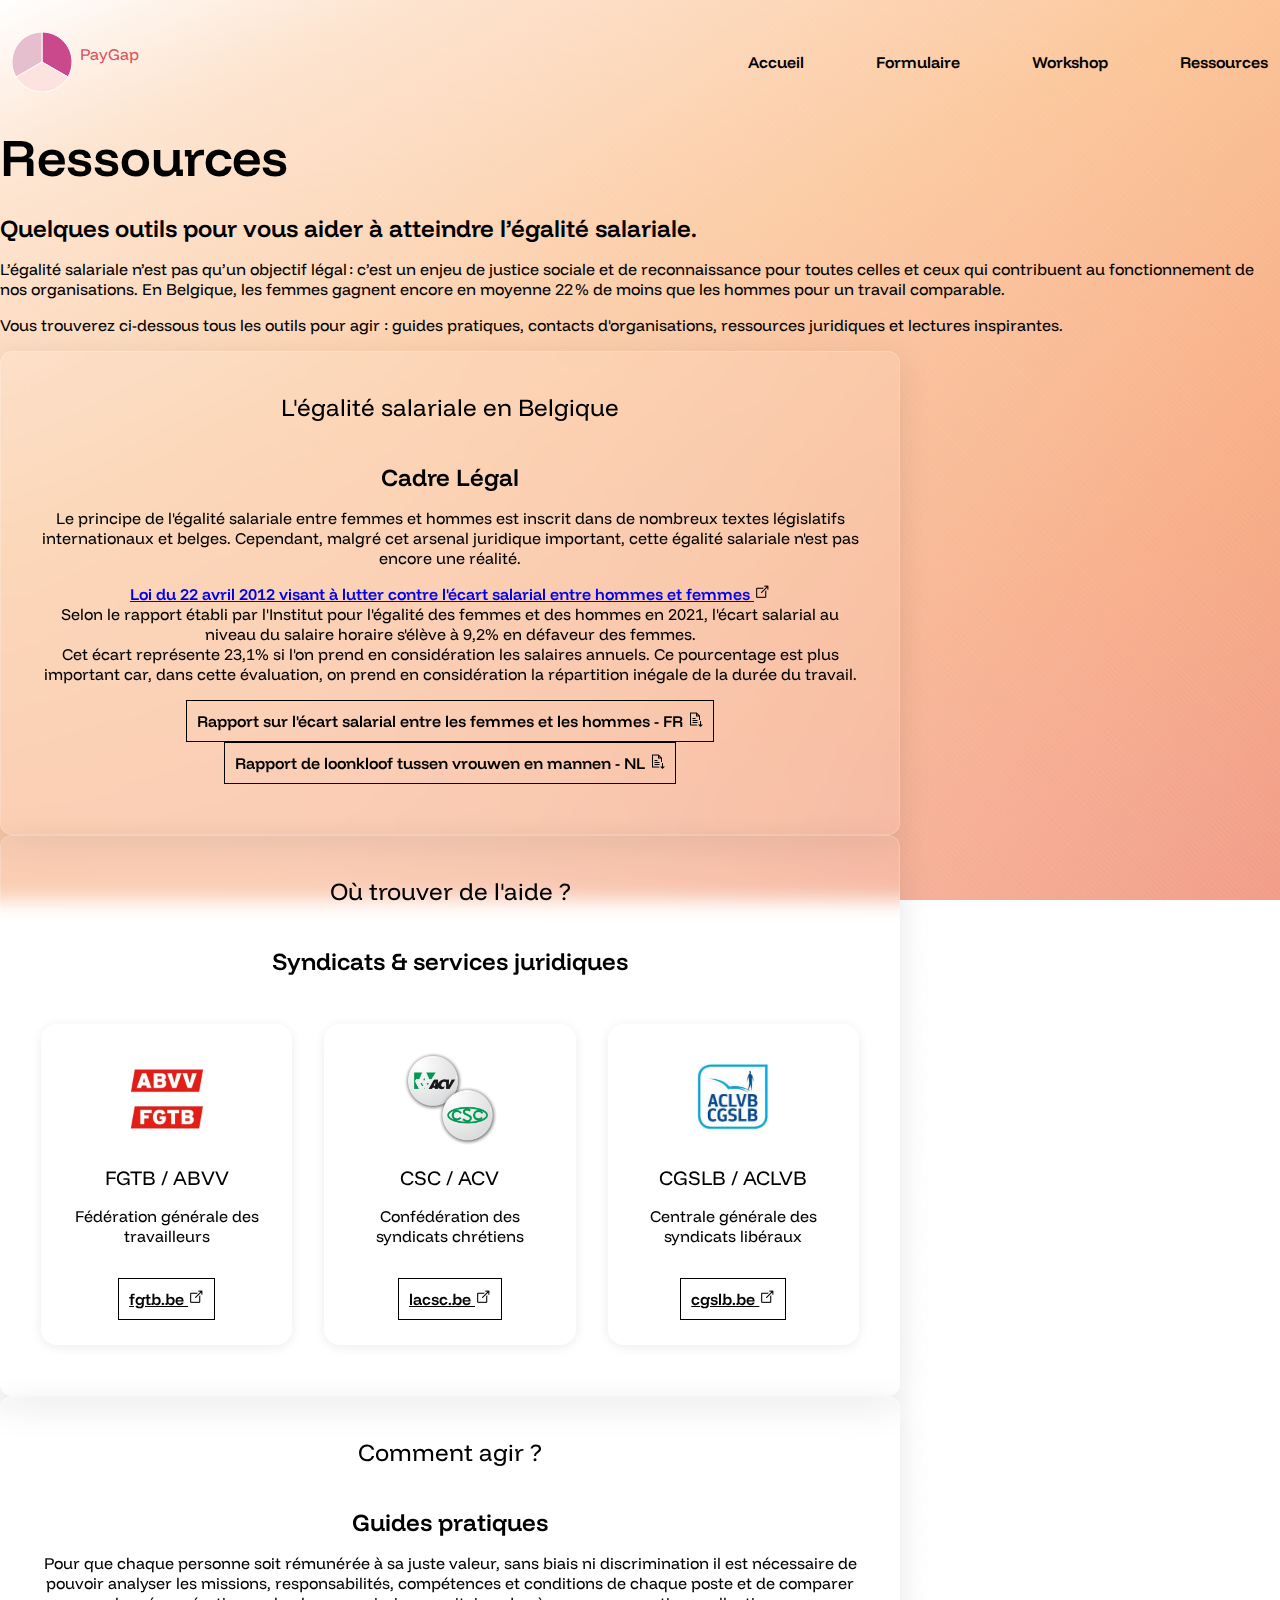
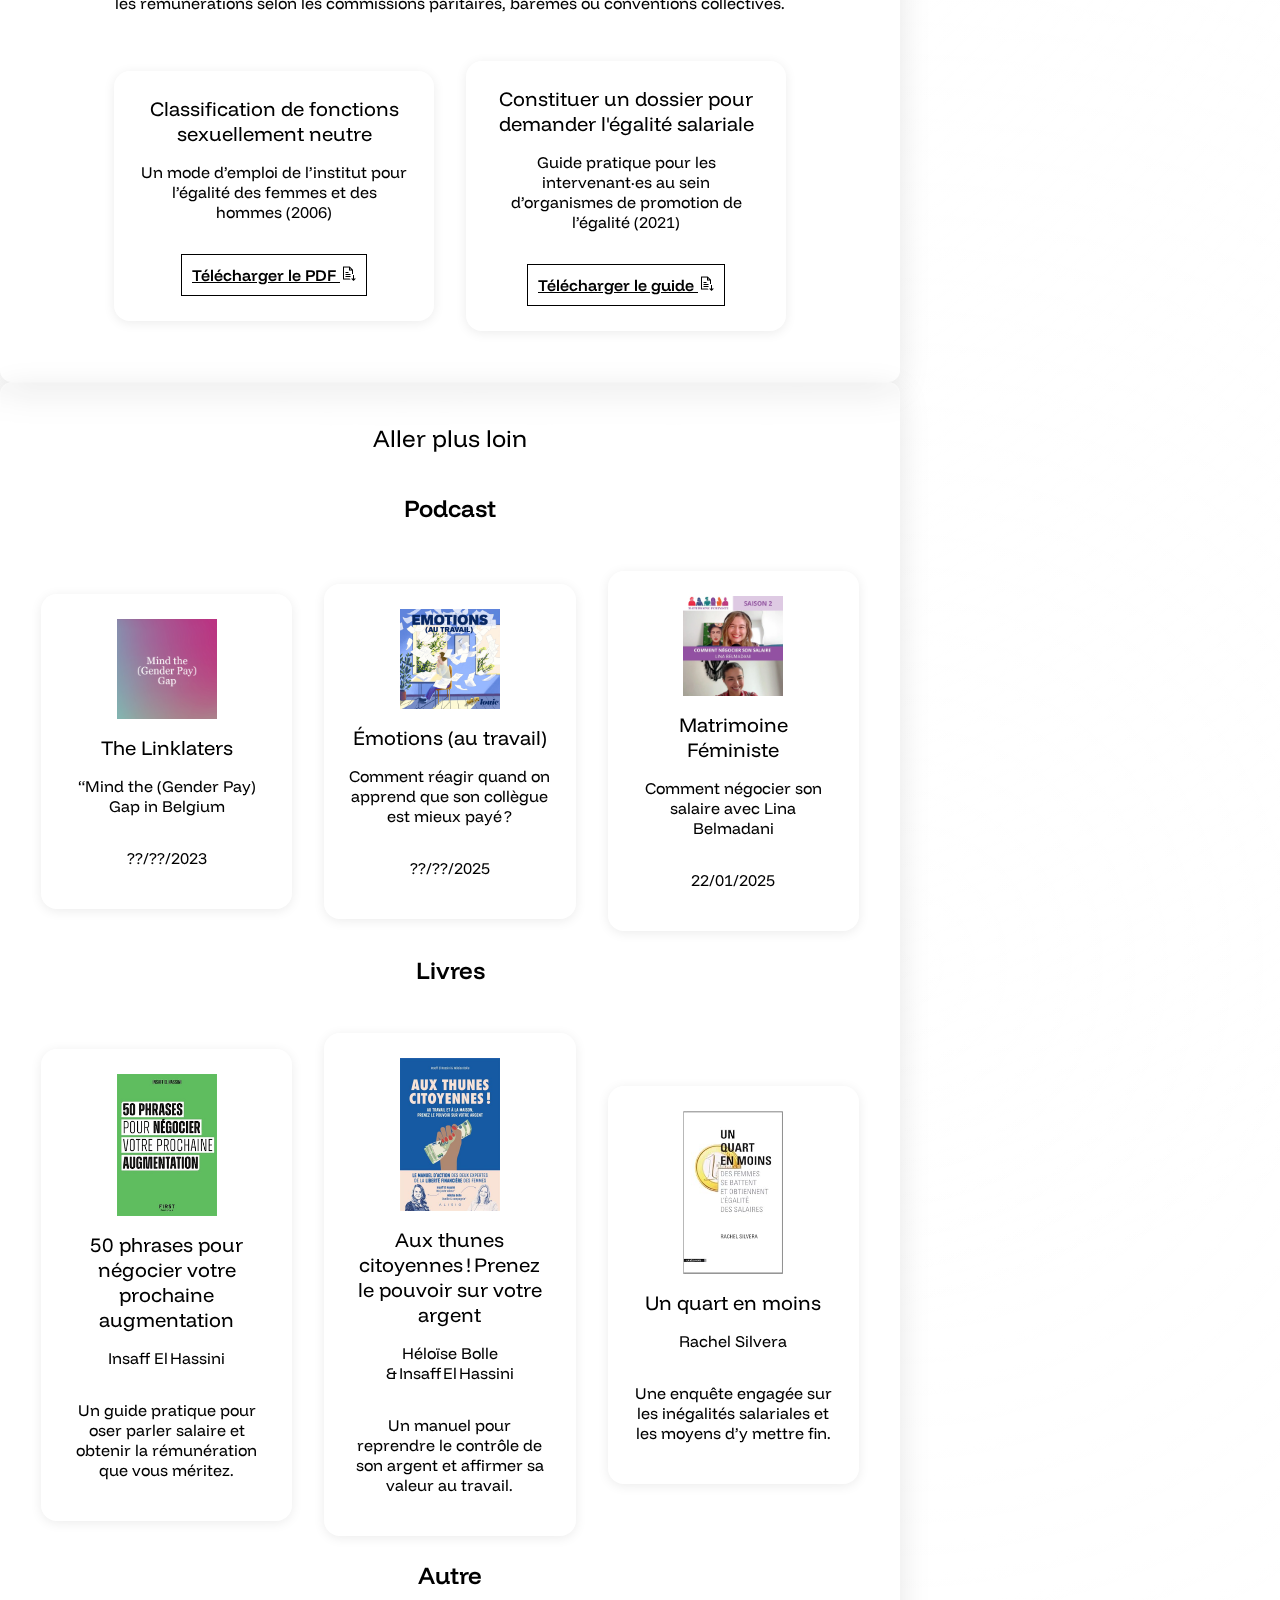
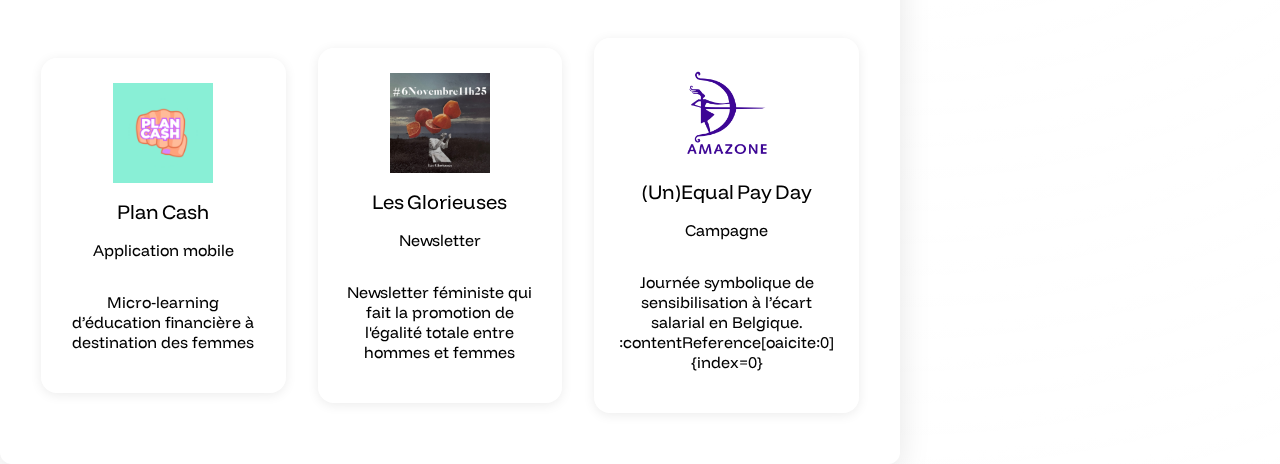
<file: images/Ressources.htm>
<!DOCTYPE html>
<html lang="en"><head>
<meta http-equiv="content-type" content="text/html; charset=UTF-8">
    <meta charset="UTF-8">
    <meta name="viewport" content="width=device-width, initial-scale=1.0">
    <link rel="stylesheet" href="Ressources_files/global.css">
    <link rel="stylesheet" href="Ressources_files/ressources.css">
    <title>Ressources</title>
</head>

<body>
    <nav>
        <div class="nav-left">
            <svg width="60" height="60" viewBox="0 0 60 60" fill="none" xmlns="http://www.w3.org/2000/svg">
                <path d="M30.0024 29.9975V0C46.5696 0 60 13.4303 60 29.9975C60 35.2632 58.6139 40.4361 55.981 44.9963L30.0024 29.9975Z" fill="#CA498C" stroke="white"></path>
                <path d="M30.0025 29.9975L55.9811 44.9963C47.6975 59.3438 29.3514 64.2597 15.0038 55.9761C10.4436 53.3433 6.65676 49.5564 4.02393 44.9963L30.0025 29.9975Z" fill="#FDE3DF" stroke="white"></path>
                <path d="M30.0025 29.9975L4.02391 44.9963C-4.25967 30.6487 0.656176 12.3025 15.0038 4.0189C19.564 1.38607 24.7369 0 30.0025 0V29.9975Z" fill="#E6BFCE" stroke="white"></path>
            </svg>


            <p class="logo">PayGap</p>
        </div>
        <div class="nav-right">
            <a href="">Accueil</a>
            <a href="">Formulaire</a>
            <a href="">Workshop</a>
            <a href="">Ressources</a>
        </div>

    </nav>


    <main>
        <!----------------------- Intro ------------->
        <div class="containerIntro">
            <h1>Ressources</h1>

            <h2>Quelques outils pour vous aider à atteindre l’égalité salariale.</h2>
            <p>L’égalité salariale n’est pas qu’un objectif légal : c’est un enjeu de justice sociale et de
                reconnaissance pour toutes celles et ceux qui contribuent au fonctionnement de nos organisations. En
                Belgique, les femmes gagnent encore en moyenne 22 % de moins que les hommes pour un travail comparable.
            </p>

            <p>Vous trouverez ci-dessous tous les outils pour agir : guides pratiques, contacts d'organisations,
                ressources juridiques et lectures inspirantes.</p>
        </div>

        <!----------------------- Cadre Legal ------------------>
        <div class="mainContainer">
            <h3>L'égalité salariale en Belgique </h3>
            <h2>Cadre Légal</h2>
            <p>Le principe de l'égalité salariale entre femmes et hommes est inscrit dans de nombreux textes législatifs
                internationaux et belges. Cependant, malgré cet arsenal juridique important, cette égalité salariale
                n'est pas encore une réalité.</p>

            <a href="https://www.ejustice.just.fgov.be/eli/loi/2012/04/22/2012204357/justel" target="_blank">
                Loi du 22 avril 2012 visant à lutter contre l'écart salarial entre hommes et femmes
                <img src="Ressources_files/icon_external_link_black.png" alt="Loi du 22 avril 2012 visant à lutter contre l'écart salarial entre hommes et femmes">
            </a>

            <p>Selon le rapport établi par l'Institut pour l'égalité des femmes et des hommes en 2021, l'écart salarial
                au niveau du salaire horaire s'élève à 9,2% en défaveur des femmes. <br> Cet écart représente 23,1% si
                l'on prend en considération les salaires annuels. Ce pourcentage est plus important car, dans cette
                évaluation, on prend en considération la répartition inégale de la durée du travail.</p>

            <div class="containerRapport">
                <a href="https://igvm-iefh.belgium.be/sites/default/files/136_-_rapport_ecart_salarial_2021_0.pdf" target="_blank">
                    Rapport sur l'écart salarial entre les femmes et les hommes - FR
                    <img src="Ressources_files/icons8-download-file-16.png" alt="icone external link">
                </a>

                <a href="https://igvm-iefh.belgium.be/sites/default/files/136_-_loonkloofrapport_2021.pdf" target="_blank">
                    Rapport de loonkloof tussen vrouwen en mannen - NL
                    <img src="Ressources_files/icons8-download-file-16.png" alt="icone external link">
                </a>
            </div>
        </div>
        <!----------------------- Syndicats ------------------>
        <div class="mainContainer">
            <h3>Où trouver de l'aide ?</h3>
            <h2>Syndicats &amp; services juridiques</h2>

            <div class="containerCards">
                <div class="cardSyndicat">
                    <img src="Ressources_files/logofgtb.jpg" alt="logo de la FGTB">
                    <h4>FGTB / ABVV</h4>
                    <p>Fédération générale des travailleurs</p>
                    <a href="https://fgtb.be/" target="_blank">fgtb.be <img src="Ressources_files/icon_external_link_black.png" alt="icone external link"></a>
                </div>

                <div class="cardSyndicat">
                    <img src="Ressources_files/logoacvcsc.png" alt="logo de la CSC">
                    <h4>CSC / ACV</h4>
                    <p>Confédération des syndicats chrétiens</p>
                    <a href="https://www.lacsc.be/" target="_blank">
                        lacsc.be
                        <img src="Ressources_files/icon_external_link_black.png" alt="icone external link">
                    </a>
                </div>

                <div class="cardSyndicat">
                    <img src="Ressources_files/logoaclvb.jpg" alt="logo de la CGSLB">
                    <h4>CGSLB / ACLVB</h4>
                    <p>Centrale générale des syndicats libéraux </p>

                    <a href="https://www.cgslb.be/fr" target="_blank">
                        cgslb.be
                        <img src="Ressources_files/icon_external_link_black.png" alt="icone external link">
                    </a>

                </div>
            </div>
        </div>

        <!----------------------- Guide Pratique --------------->

        <div class="mainContainer">
            <h3>Comment agir ? </h3>
            <h2>Guides pratiques</h2>
            <p>Pour que chaque personne soit rémunérée à sa juste valeur, sans biais ni discrimination il est nécessaire
                de pouvoir analyser les missions, responsabilités, compétences et conditions de chaque poste et de
                comparer les rémunérations selon les commissions paritaires, barèmes ou conventions collectives.</p>


            <div class="containerCards">
                <div class="cardSyndicat">
                    <h4>Classification de fonctions sexuellement neutre</h4>
                    <!-- <img src="images/Logo IEFH.png" alt="logo institut pour l’égalité des femmes et des hommes"> -->
                    <p>Un mode d’emploi de l’institut pour l’égalité des femmes et des hommes (2006)</p>
                    <a href="https://igvm-iefh.belgium.be/sites/default/files/downloads/Classification%20sexuellement%20neutre.pdf" target="_blank">
                        Télécharger le PDF
                        <img src="Ressources_files/icons8-download-file-16.png" alt="icone download file">
                    </a>
                </div>
                <div class="cardSyndicat">
                    <h4>Constituer un dossier pour demander l'égalité salariale </h4>
                    <!-- <img src="images/Equinet_logo.png" alt="logo Equinet"> -->
                    <p> Guide pratique pour les intervenant·es au sein d’organismes de promotion de l’égalité (2021)
                    </p>
                    <a href="https://igvm-iefh.belgium.be/sites/default/files/equinet_handbook_on_equal_pay_fr.pdf" target="_blank">
                        Télécharger le guide
                        <img src="Ressources_files/icons8-download-file-16.png" alt="icone download file">
                    </a>
                </div>

            </div>


        </div>

        <!----------------------- Aller plus loin ------------->
        <div class="mainContainer">

            <h3>Aller plus loin</h3>

            <!-- Podcast -->
            <h2>Podcast</h2>
            <div class="containerCards">
                <div class="cardSyndicat">
                    <img src="Ressources_files/Mind_the_Gender_Pay_Gap_n2ptkd.png" alt="Couverture du podcast The Linklaters – Mind the (Gender Pay) Gap in Belgium">
                    <h4>The Linklaters</h4>
                    <p>“Mind the (Gender Pay) Gap in Belgium</p>
                    <p>??/??/2023</p>
                </div>
                <div class="cardSyndicat">
                    <img src="Ressources_files/Emotion.jpg" alt="Couverture du podcast Émotions (au travail) – Comment réagir quand on apprend que son collègue est mieux payé ?">
                    <h4>Émotions (au travail)</h4>
                    <p>Comment réagir quand on apprend que son collègue est mieux payé ?</p>
                    <p>??/??/2025</p>
                </div>
                <div class="cardSyndicat">
                    <img src="Ressources_files/MatrimoineFeministe.webp" alt="Couverture du podcast Matrim­oine Féministe – Comment négocier son salaire avec Lina Belmadani">
                    <h4>Matrimoine Féministe</h4>
                    <p>Comment négocier son salaire avec Lina Belmadani</p>
                    <p>22/01/2025</p>
                </div>
            </div> <!-- /containerCards -->

            <!-- Livres -->
            <h2>Livres</h2>
            <div class="containerCards">
                <div class="cardSyndicat">
                    <img src="Ressources_files/50phrases.png" alt="Couverture du livre « 50 phrases pour négocier votre prochaine augmentation »">
                    <h4>50 phrases pour négocier votre prochaine augmentation</h4>
                    <p>Insaff El Hassini</p>
                    <p>Un guide pratique pour oser parler salaire et obtenir la rémunération que vous méritez.</p>
                </div>
                <div class="cardSyndicat">
                    <img src="Ressources_files/Aux-thunes-citoyennes.jpg" alt="Couverture du livre « Aux thunes citoyennes ! »">
                    <h4>Aux thunes citoyennes ! Prenez le pouvoir sur votre argent</h4>
                    <p>Héloïse Bolle &amp; Insaff El Hassini</p>
                    <p>Un manuel pour reprendre le contrôle de son argent et affirmer sa valeur au travail.</p>
                </div>
                <div class="cardSyndicat">
                    <img src="Ressources_files/unQuart.jpg" alt="Couverture du livre « Un quart en moins »">
                    <h4>Un quart en moins</h4>
                    <p>Rachel Silvera</p>
                    <p>Une enquête engagée sur les inégalités salariales et les moyens d’y mettre fin.</p>
                </div>
            </div> <!-- /containerCards -->

            <!-- Autre -->
            <h2>Autre</h2>
            <div class="containerCards">
                <div class="cardSyndicat">
                    <img src="Ressources_files/planCash.png" alt="Logo de l’application Plan Cash">
                    <h4>Plan Cash</h4>
                    <p>Application mobile</p>
                    <p>Micro‑learning d’éducation financière à destination des femmes</p>
                </div>
                <div class="cardSyndicat">
                    <img src="Ressources_files/glorieuse.png" alt="Logo de la newsletter Les Glorieuses">
                    <h4>Les Glorieuses</h4>
                    <p>Newsletter</p>
                    <p>Newsletter féministe qui fait la promotion de l'égalité totale entre hommes et femmes</p>
                </div>
                <div class="cardSyndicat">
                    <img src="Ressources_files/Logo-AMAZONE-3E0796.png" alt="Affiche (Un)Equal Pay Day – campagne ég­alité salariale de Amazone asbl">
                    <h4>(Un)Equal Pay Day</h4>
                    <p>Campagne</p>
                    <p>Journée symbolique de sensibilisation à l’écart salarial en Belgique.
                        :contentReference[oaicite:0]{index=0}</p>
                </div>
            </div> <!-- /containerCards -->

        </div> <!-- /mainContainer -->


    </main>


</body></html>
</file>
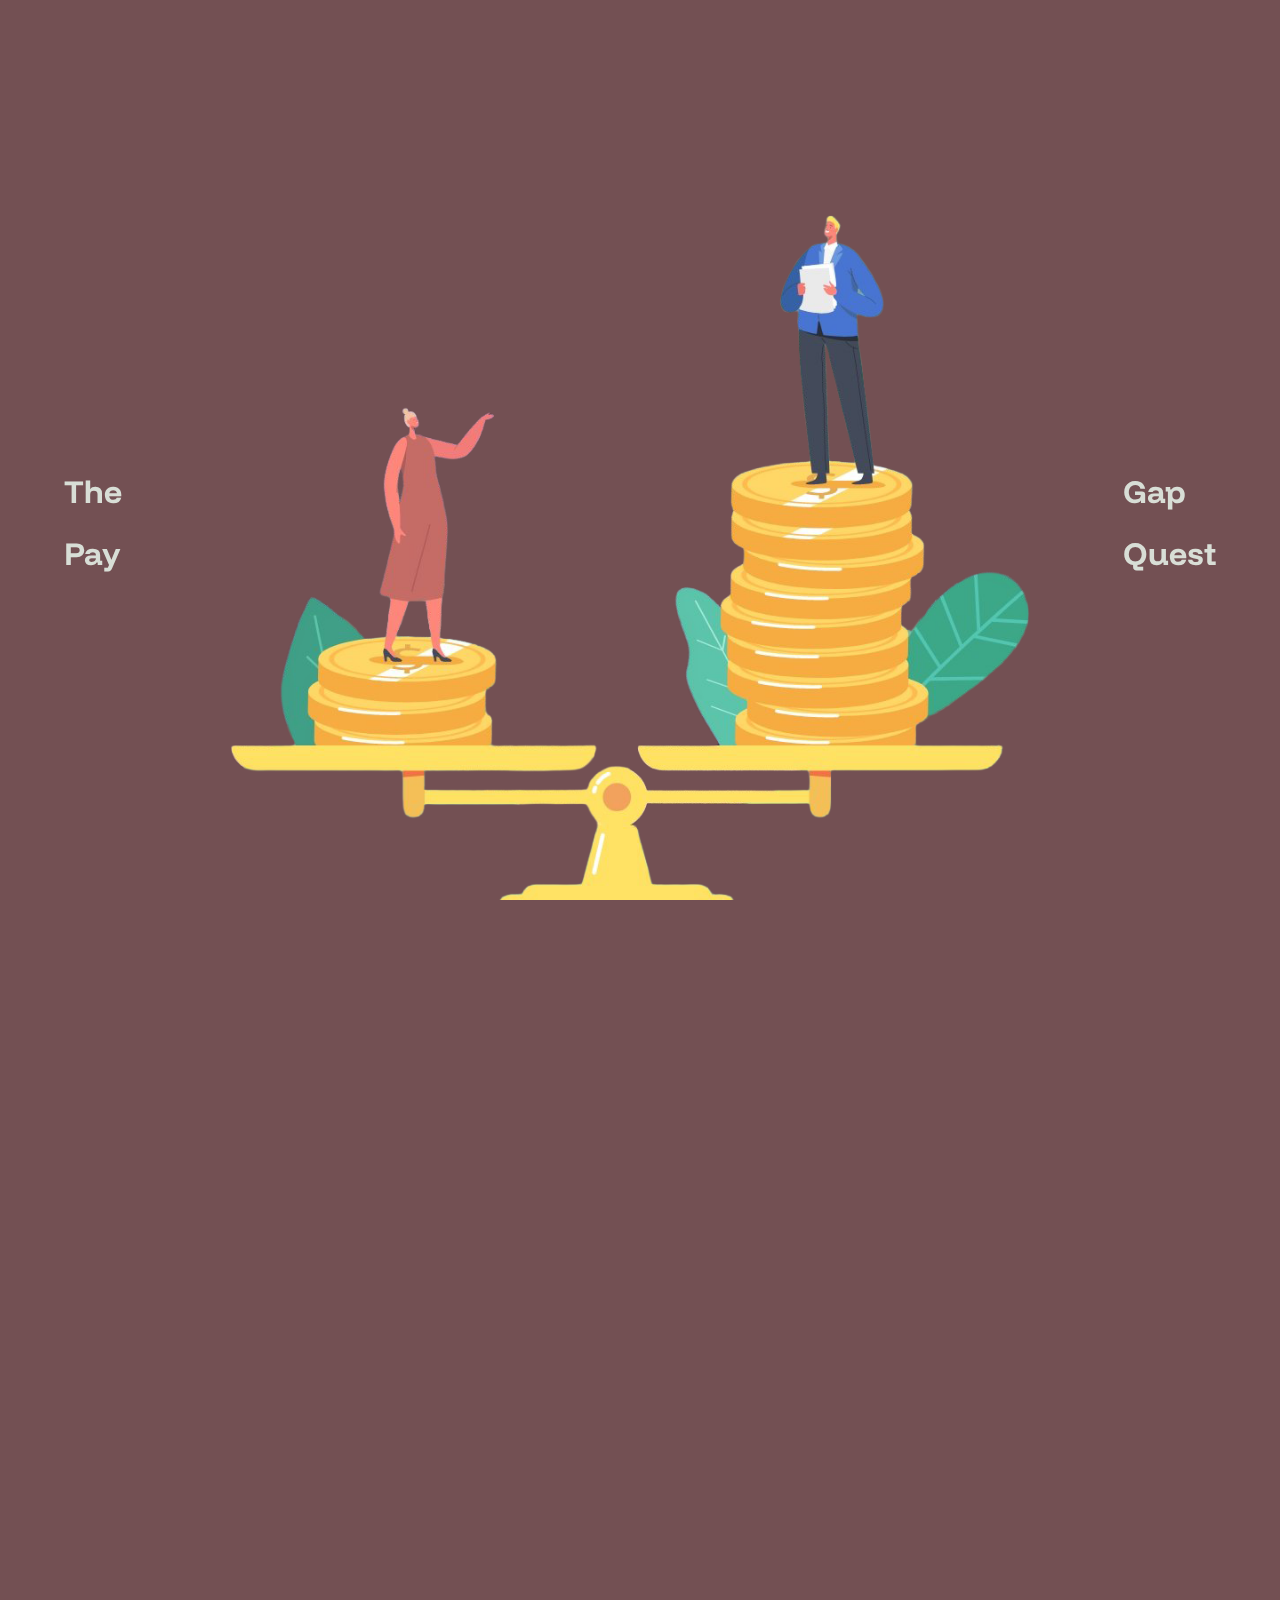
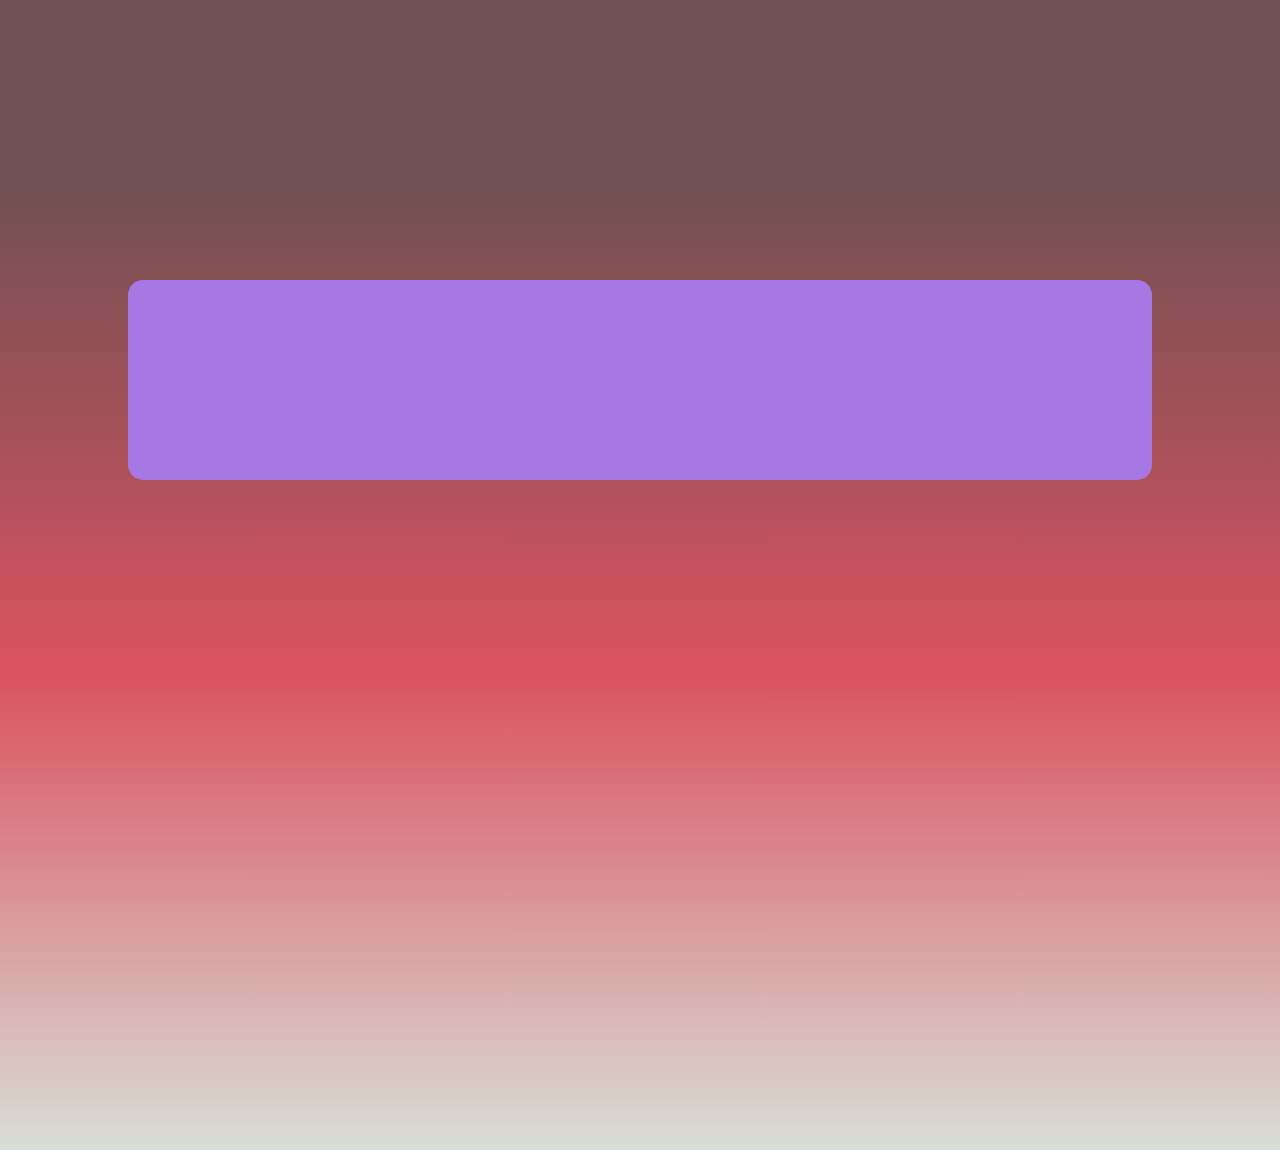
<file: Frontend/homepage/homepage.html>
<!DOCTYPE html>
<html lang="en">
<head>
<meta charset="UTF-8">
<meta name="viewport" content="width=device-width, initial-scale=1.0">
<title>Two-Phase Scroll</title>
<link rel="stylesheet" href="homepage.css">
</head>
<body>

<!-- Section 1 -->
<section class="section1">
  <div class="container">
    <div class="side left">
        <h1>The</h1>
        <h1>Pay</h1>
    </div>
    <div class="illustration">
      <img src="image/menwomen.png" alt="Illustration">
    </div>
    <div class="side right">
        <h1> </h1>
        <h1>Gap</h1>
        <h1>Quest</h1>
    </div>
  </div>
</section>

<!-- Section 2 -->
<section class="section2">
  <div class="bottom-block"></div>
</section>

<script src="homepage.js"></script>
</body>
</html>
</file>
<file: index.css>
@import url('https://fonts.googleapis.com/css2?family=Funnel+Display&display=swap');

body {
  margin: 0;
  font-family: sans-serif;
  font-family: 'Funnel Display', sans-serif;
}

h1 {
    color: var(--dark-green)
}

section {
  width: 100%;
  position: relative;
}

/* SECTION 1 */
.section1 {
  height: 200vh;
  /* enough for horizontal + vertical scroll */
  /* background: #FAAC6B; ;  */
}

.container {
  position: sticky;
  top: 0;
  width: 100%;
  height: 100vh;
  display: flex;
  justify-content: space-evenly;
  align-items: center;
  padding: 0 5vw;
  box-sizing: border-box;
  align-items: flex-end;
  /* align all items to the bottom */
}

.side {
  width: 60vw;
  height: 50vh;
  background: transparent;
  border-radius: 20px;
}

.illustration {
  width: 800vw;
  display: flex;
  justify-content: center;
  align-items: center;
}

.illustration img {
  width: 100%;
  max-width: 800px;
  border-radius: 10px;
}

/* SECTION 2 */
.section2 {
  min-height: 100vh;
  /* Old gradient : background: #735053;  /* fallback for old browsers */
  /* background: -webkit-linear-gradient(to top, #D8DED6, #D76D77, #735053);  Chrome 10-25, Safari 5.1-6 */
  /* background: linear-gradient(to top, #D8DED6, #DB5260, #735053); W3C, IE 10+/ Edge, Firefox 16+, Chrome 26+, Opera 12+, Safari 7+ */

  display: flex;
  flex-direction: column;
  align-items: center;
  justify-content: center;
  padding: 80px 20px;
  gap: 60px;
  text-align: center;

}

/* Counter section styling */
.counter-section {
  margin-bottom: 40px;
  max-width: 800px;
  display: flex;
  flex-direction: column;
  align-items: center;
  justify-content: center;
  gap: 2%;
}

.counter-section h2 {
  font-size: 2.5rem;
  margin-bottom: 20px;
   color: var(--brown);
}


#pay-gap-counter {
  font-size: 4rem;
  font-weight: bold;
   color: var(--brown);
  margin-top: 10px;
}

/* Glass effect container */
.glass-effect {
  background: rgba(255, 255, 255, 0.1);
  backdrop-filter: blur(10px);
  -webkit-backdrop-filter: blur(10px);
  border: 1px solid rgba(255, 255, 255, 0.2);
  border-radius: 12px;
  box-shadow: 0 8px 32px 0 rgba(0, 0, 0, 0.1);
  padding: 40px 40px 50px;
  max-width: 900px;
  margin: 0 auto;
}

/* Content sections inside glass */
.content-block {
   line-height: 1.6; 
   gap: 1.2rem; 
  margin-bottom: 20px;
  display: flex;
  flex-direction: column;
  align-items: center;
  max-width: 900px;
}

.content-block:last-child {
  margin-bottom: 0;
}

.content-block h2 {
  font-size: 2rem;
  margin-bottom: 15px;
   color: var(--dark-green);
}

.content-block p {
  font-size: 1.1rem;
  line-height: 1.5rem;
  color: var(--dark-green);
  margin-bottom: 1rem;
  max-width: 800px; /* améliore la lisibilité sur grands écrans */

}

.content-block ul {
  list-style: none;
  padding: 0;
  margin: 30px 0;
  /* text-align: left; */
}

.content-block li {
  font-size: 1rem;
  line-height: 2;
  margin-bottom: 15px;
  color: var(--dark-green);
  font-family: 'Funnel Display', sans-serif;
}

.content-block h4 {
  font-size: 1.5rem;
  font-weight: 600;
  margin: 30px 0 20px;
  color: #0C2317;
  /* font-style: italic; */
}

.content-block h3 {
  font-size: 2em;
  margin: 20px 0;
  color: var(--dark-green);
  font-weight: 600;
  margin-bottom: 1rem;
  margin-top: 0; /* évite l’espace excessif au-dessus du titre */
}


.containerCardMenu {
  display: flex;
  flex-direction: row;
  align-items: center;
  gap: 2%;
    margin-top: 2rem;

}

.cardMenu {
  display: flex;
  flex-direction: column;
  align-items: center;
   justify-content: space-evenly; /* distribue les éléments de manière égale */
  border-radius: 12px;
  border: 1px solid rgba(255, 255, 255, 0.2);
  width: 250px;
  height: 250px;
  padding: 0.5rem;
  /* effet transparence */
  box-shadow: 0 4px 12px rgba(0, 0, 0, 0.15);
  transition: transform 0.3s ease, box-shadow 0.3s ease;

  background-color: var(--brown);
  opacity: 0.7;
}

.cardMenu img {
  max-width: 100px;
  width: 100%;
  height: auto;

}

.cardMenu h4 {
  color: white; /* Texte blanc*/
margin-bottom: 10px; /* Ajuste un petit espace uniquement en dessous du titre */
}.cardMenu h4, .cardMenu img {
  margin: 0; /* Supprime les marges par défaut */
}


.cardMenu:hover {
  transform: translateY(-4px) scale(1.01); /* Soulève et agrandit légèrement */
  box-shadow: 0 12px 25px rgba(0,0,0,0.3); /* Ombre plus marquée */
  opacity: 0.9; /* Rend la carte un peu moins transparente */
  transition: transform 0.3s ease, box-shadow 0.3s ease, opacity 0.3s ease;
}

/* Button styling */
button {
  background: #DB5260;
  color: white;
  border: none;
  padding: 15px 40px;
  font-size: 1.2rem;
  font-family: 'Funnel Display', sans-serif;
  border-radius: 8px;
  cursor: pointer;
  margin-top: 20px;
  transition: all 0.3s ease;
}

button:hover {
  background: #C44654;
  transform: translateY(-2px);
  box-shadow: 0 4px 12px rgba(219, 82, 96, 0.3);
}
</file>
<file: global.css>
@import url('https://fonts.googleapis.com/css2?family=Funnel+Display&display=swap');

* {
  margin: 0;
  padding: 0;
  box-sizing: border-box;
  font-family: "Funnel Display", sans-serif;
}

:root {
  --orange: #FAAC6B;
  --brown: #735053;
  --gray-light: #CCCCCC;
  --dark-green: #0C2317;
  --dark-orange: #DB5260;
  --dark-violet: #AA70B9;
  --light-violet: #BD9BC6;
  --dark-gray: #8A879C;
}

h1 {
  font-size: 52px;
  font-weight: 600;
  /* semibold */
}

h2 {
  font-size: 24px;
  font-weight: 600;
  /* semibold */
}

h3 {
  font-size: 24px;
  font-weight: 400;
  /* regular */
}

h4 {
  font-size: 20px;
  font-weight: 400;
  /* regular */
}

a {
  font-size: 16px;
  font-weight: 600;
  /* semibold */
}

li {
  font-size: 16px;
  font-weight: 400;
  /* semibold */
}

p {
  font-size: 16px;
  font-weight: 400;
  /* regular */
}


section {
  padding: 50px;
}

/*NAV BAR*/
.logo {
  color: var(--dark-orange);
}

nav {
  display: flex;
  flex-direction: row;
  justify-content: space-between;
  align-items: center;
  padding: 32px 12px;
}

nav a {
  text-decoration: none;
  color: black;
}


.nav-right {
  display: flex;
  flex-direction: row;
  gap: 72px;
  align-items: center;
}

.nav-left {
  display: flex;
  flex-direction: row;
  gap: 8px;
  align-items: center;
  color: var(--dark-green);
}

nav svg {
  height: 60px;
  width: 60px;
}

button {
  display: flex;
  padding: 0.5rem 3.75rem;
  justify-content: center;
  align-items: center;
  gap: 0.75rem;
  border-radius: 1.25rem;
  color: white;
  background-color: var(--dark-green);

}

/* ** ----------- Bacgkground Gradient v1 ------------ */

/* === Fond principal du site === */
body {
  /* Dégradé radial partant du coin supérieur gauche :
     - du blanc pur (#ffffff) au centre
     - vers un orange doux (#FAAC6B)
     - puis vers un rouge rosé (#DB5260)
     Ce gradient crée une belle profondeur lumineuse. */
  background: radial-gradient(circle at top left, #ffffff 0%, #FAAC6B 35%, #DB5260 100%);

  /* Fixe le fond pour qu’il ne bouge pas au scroll :
     effet “parallaxe” subtil, très esthétique sur un fond coloré. */
  background-attachment: fixed;

  /* Fait en sorte que le fond occupe toute la hauteur de la fenêtre,
     même s’il n’y a pas beaucoup de contenu. */
  min-height: 100vh;

  /* Supprime les marges par défaut du navigateur autour du body. */
  margin: 0;


  /* Nécessaire pour que le pseudo-élément ::before puisse se positionner
     par rapport au body. */
  position: relative;
}


/* === Couche de texture lumineuse en surimpression === */
body::before {
  /* Crée un pseudo-élément vide qui sert d’overlay. */
  content: "";
  z-index: -1;

  /* Le positionne en absolu pour couvrir toute la surface du body. */
  position: absolute;
  inset: 0;
  /* équivaut à top:0; right:0; bottom:0; left:0; */

  /* Superposition de trois calques de textures : */
  background-image:
    /* 1️⃣ Premier halo lumineux : cercle blanc semi-transparent
       placé vers le coin supérieur gauche. */
    radial-gradient(circle at 30% 30%, rgba(255, 255, 255, 0.5) 0%, transparent 70%),

    /* 2️⃣ Deuxième halo plus léger : cercle blanc translucide
       vers le coin inférieur droit. */
    radial-gradient(circle at 70% 70%, rgba(255, 255, 255, 0.2) 0%, transparent 60%),

    /* 3️⃣ Texture fine en diagonale : un léger motif répété
       avec des bandes blanches transparentes pour un effet “grain”. */
    repeating-linear-gradient(45deg,
      rgba(255, 255, 255, 0.03) 0,
      rgba(255, 255, 255, 0.03) 2px,
      transparent 2px,
      transparent 4px);
}

/* Animation subtiles background */
@keyframes gradientShift {
  0% {
    background-position: 0% 50%;
  }

  50% {
    background-position: 100% 50%;
  }

  100% {
    background-position: 0% 50%;
  }
}

body {
  background-size: 200% 200%;
  animation: gradientShift 30s ease-in-out infinite;
}

/* ** -----------Footer ------------------ ** */

.footer {
  background-color: var(--dark-green);
  color: #ffffff;
  padding: 2rem 1rem 1rem;
  display: flex;
  justify-content: space-between;
  align-items: center;
  gap: 2rem;
  flex-wrap: wrap;
  box-shadow: 0 -2px 10px rgba(0, 0, 0, 0.1);
}

.footer-left {
  display: flex;
  flex-direction: column;
  gap: 0.5rem;
}

.footer-logo {
  font-size: 1.5rem;
  font-weight: 700;
  letter-spacing: 0.5px;
  margin-bottom: 0.25rem;
}

.footer-copy {
  font-size: 0.9rem;
  opacity: 0.85;
  font-weight: 300;
}

.footer-links {
  display: flex;
  gap: 2rem;
  flex-wrap: wrap;
}

.footer-links a {
  color: #ffffff;
  text-decoration: none;
  font-size: 1rem;
  font-weight: 400;
  transition: all 0.3s ease;
  position: relative;
  padding-bottom: 2px;
}

.footer-links a::after {
  content: '';
  position: absolute;
  bottom: 0;
  left: 0;
  width: 0;
  height: 2px;
  background-color: #ffffff;
  transition: width 0.3s ease;
}

.footer-links a:hover {
  opacity: 0.8;
}

.footer-links a:hover::after {
  width: 100%;
}
</file>
<file: homepage.css>
@import url('https://fonts.googleapis.com/css2?family=Funnel+Display&display=swap');

body {
  margin: 0;
  font-family: sans-serif;
  font-family: 'Funnel Display', sans-serif;
}

/* h1 {
    color: #0C2317;
    font-size: 50rem;
} */

section {
  width: 100%;
  position: relative;
}

/* SECTION 1 */
.section1 {
  height: 200vh;
  /* enough for horizontal + vertical scroll */
  /* background: #FAAC6B; ;  */
}

.container {
  position: sticky;
  top: 0;
  width: 100%;
  height: 100vh;
  display: flex;
  justify-content: space-evenly;
  align-items: center;
  padding: 0 5vw;
  box-sizing: border-box;
  align-items: flex-end;
  /* align all items to the bottom */
}

.side {
  width: 60vw;
  height: 50vh;
  background: transparent;
  border-radius: 20px;
}

.illustration {
  width: 800vw;
  display: flex;
  justify-content: center;
  align-items: center;
}

.illustration img {
  width: 100%;
  max-width: 800px;
  border-radius: 10px;
}

/* SECTION 2 */
.section2 {
  min-height: 100vh;
  /* Old gradient : background: #735053;  /* fallback for old browsers */
  /* background: -webkit-linear-gradient(to top, #D8DED6, #D76D77, #735053);  Chrome 10-25, Safari 5.1-6 */
  /* background: linear-gradient(to top, #D8DED6, #DB5260, #735053); W3C, IE 10+/ Edge, Firefox 16+, Chrome 26+, Opera 12+, Safari 7+ */

  display: flex;
  flex-direction: column;
  align-items: center;
  justify-content: center;
  padding: 80px 20px;
  gap: 60px;
  text-align: center;

}

/* Counter section styling */
.counter-section {
  margin-bottom: 40px;
  max-width: 800px;
  display: flex;
  flex-direction: column;
  align-items: center;
  justify-content: center;
  gap: 2%;
}

.counter-section h2 {
  font-size: 3rem;
  margin-bottom: 20px;
   color: var(--dark-green);
}


#pay-gap-counter {
  font-size: 4rem;
  font-weight: bold;
   color: var(--brown);
  margin-top: 10px;
}

/* Glass effect container */
.glass-effect {
  background: rgba(255, 255, 255, 0.1);
  backdrop-filter: blur(10px);
  -webkit-backdrop-filter: blur(10px);
  border: 1px solid rgba(255, 255, 255, 0.2);
  border-radius: 12px;
  box-shadow: 0 8px 32px 0 rgba(0, 0, 0, 0.1);
  padding: 40px 40px 50px;
  max-width: 900px;
  margin: 0 auto;
}

/* Content sections inside glass */
.content-block {
   line-height: 1.6; 
   gap: 1.2rem; 
  margin-bottom: 20px;
  display: flex;
  flex-direction: column;
  align-items: center;
  max-width: 900px;
}

.content-block:last-child {
  margin-bottom: 0;
}

.content-block h2 {
  font-size: 2rem;
  margin-bottom: 15px;
   color: var(--dark-green);
}

.content-block p {
  font-size: 1.1rem;
  line-height: 1.5rem;
  color: var(--dark-green);
  margin-bottom: 1rem;
  max-width: 800px; /* améliore la lisibilité sur grands écrans */

}

.content-block ul {
  list-style: none;
  padding: 0;
  margin: 30px 0;
  /* text-align: left; */
}

.content-block li {
  font-size: 1rem;
  line-height: 2;
  margin-bottom: 15px;
  color: var(--dark-green);
  font-family: 'Funnel Display', sans-serif;
}

.content-block h4 {
  font-size: 1.5rem;
  font-weight: 600;
  margin: 30px 0 20px;
  color: #0C2317;
  /* font-style: italic; */
}

.content-block h3 {
  font-size: 2em;
  margin: 20px 0;
  color: var(--dark-green);
  font-weight: 600;
  margin-bottom: 1rem;
  margin-top: 0; /* évite l’espace excessif au-dessus du titre */
}


.containerCardMenu {
  display: flex;
  flex-direction: row;
  align-items: center;
  gap: 2%;
    margin-top: 2rem;

}

.cardMenu {
  display: flex;
  flex-direction: column;
  align-items: center;
   justify-content: space-evenly; /* distribue les éléments de manière égale */
  border-radius: 12px;
  border: 1px solid rgba(255, 255, 255, 0.2);
  width: 250px;
  height: 250px;
  padding: 0.5rem;
  /* effet transparence */
  box-shadow: 0 4px 12px rgba(0, 0, 0, 0.15);
  transition: transform 0.3s ease, box-shadow 0.3s ease;

  background-color: var(--brown);
  opacity: 0.7;
}

.cardMenu img {
  max-width: 100px;
  width: 100%;
  height: auto;

}

.cardMenu h4 {
  color: white; /* Texte blanc*/
margin-bottom: 10px; /* Ajuste un petit espace uniquement en dessous du titre */
}.cardMenu h4, .cardMenu img {
  margin: 0; /* Supprime les marges par défaut */
}


.cardMenu:hover {
  transform: translateY(-4px) scale(1.01); /* Soulève et agrandit légèrement */
  box-shadow: 0 12px 25px rgba(0,0,0,0.3); /* Ombre plus marquée */
  opacity: 0.9; /* Rend la carte un peu moins transparente */
  transition: transform 0.3s ease, box-shadow 0.3s ease, opacity 0.3s ease;
}

/* Button styling */
button {
  background: #DB5260;
  color: white;
  border: none;
  padding: 15px 40px;
  font-size: 1.2rem;
  font-family: 'Funnel Display', sans-serif;
  border-radius: 8px;
  cursor: pointer;
  margin-top: 20px;
  transition: all 0.3s ease;
}

button:hover {
  background: #C44654;
  transform: translateY(-2px);
  box-shadow: 0 4px 12px rgba(219, 82, 96, 0.3);
}
</file>
<file: workshop.css>
/* ------ general ------ */
  @import url(global.css);
  @import url('https://fonts.googleapis.com/css2?family=Funnel+Display&display=swap');

  * {
    margin: 0;
    padding: 0;
    box-sizing: border-box;
    font-family: 'Funnel Display', Arial, sans-serif;
    color: var(--dark-green);
  }

  html,
  body {

    height: 100%;
    scroll-behavior: smooth;
    overflow-y: scroll;
  }

  /* effet scroll */
  body {
    scroll-snap-type: y mandatory;

  }

  section {
    scroll-snap-align: start;
  }

  /* ------ general section ------ */
  .page-section {
    height: 100vh;
    /* full viewport */
    padding: top 40px;
    /* space for navbar */
    box-sizing: border-box;
    /* include padding in height */
    display: flex;
    align-items: stretch;
    justify-content: center;
    overflow: hidden;
    /* prevent overflow */
  }

  /* ------ css pour chaque section------ */

  /* acceuil negoci */
  .section1 {
    display: flex;
    align-items: center;
    justify-content: center;
    padding: 4em;
  }


  /* etape 1 */
  .section2 {
    display: flex;
    flex-direction: column;
    align-items: flex-start;
    justify-content: flex-start;
    /* important! */
    background: #aabfcc;
    padding: 4em;
    gap: 10px;
  }



  .full-width-center {
    width: 100%;
    display: flex;
    flex-direction: row;
    /* keep side by side */
    align-items: center;
    /* ✅ fixes vertical alignment */
    justify-content: space-between;
    box-sizing: border-box;
    gap: 30px;
  }

  .section2-footer {
    padding-bottom: 4em;
    /* extra space below */
    font-size: 0.8em;
    /* make it discreet */

    text-align: center;
    /* center it horizontally */
    background: transparent;
    /* or match section bg */

  }

  /* etape 2 */
  .section3 {
    background: #b4a9b9;

    display: flex;
    flex-direction: column;
    align-items: flex-start;
    gap: 72px;
  }

  .section3 .full-width-center {
    display: flex;
    flex-direction: row;
    gap: 20px;
    /* spacing between elements */
    box-sizing: border-box;
  }

  .section3 .full-width-center>.side {
    flex: 0 0 20%;
    /* each element takes 25% of width */
    box-sizing: border-box;
  }

  .section3 .side img {
    width: 100%;
    /* image fills its container */
    max-width: 100%;
    /* prevents stretching beyond container */
    height: auto;
    /* maintain aspect ratio */
    display: block;
    /* removes inline spacing */
    object-fit: cover;
    /* optional: ensures image fills box proportionally */
  }


  /* etape 3 */
  .section4 {

    background: #afbdb5;
    flex-direction: column;
    gap: 15px;
    display: flex;
    align-items: flex-start;
  }

  .calc div {
    display: flex;
    width: 300px;
    height: 580px;
    padding: 20px;
    flex-direction: column;
    align-items: center;

    gap: 30px;
    border-radius: 32px;
    background: rgba(204, 204, 204, 0.4);

  }

  .calc {
    display: flex;
    justify-content: center;
    align-items: flex-start;
    align-content: flex-start;
    gap: 20px;
    align-self: stretch;
    flex-wrap: wrap;
  }

  .calc div:nth-of-type(4) {
    background: rgba(250, 171, 107, 0.37);
  }

  /* etape 4 */
  .section5 {
    background: #c9adad;
    display: flex;
    flex-direction: column;
    align-items: flex-start;
    gap: 72px;

  }

  .box3 {
    display: flex;
    width: 315px;
    height: 436px;

    flex-direction: column;
    align-items: center;
    justify-content: flex-start;
    gap: 28px;

    border: 2px solid rgba(250, 172, 107, 0.9);



    background: rgba(250, 171, 107, 0.068);
    backdrop-filter: blur(10px);
    -webkit-backdrop-filter: blur(10px);

    border-radius: 12px;
    box-shadow: 0 8px 32px 0 rgba(0, 0, 0, 0.1);
    padding: 40px 40px 50px;

    margin: 0 auto;
  }


  ul li {
    margin-bottom: 15px;
  }

  .section5 .full-width-center {
    display: flex;
    flex-direction: row;
    gap: 20px;
    /* space between elements */
    width: 100%;
    box-sizing: border-box;
  }

  /* timing parfait */
  .section6 {
    background: #afbdb5;
    flex-direction: column;
    gap: 20px;
    display: flex;
    align-items: flex-start;

  }

  .section6-intro {
    display: flex;
    flex-direction: column;
    gap: 20px;
    padding-top: 20px;
  }

  .timeline div {
    display: flex;
    width: 240px;
    height: 300px;
    padding: 15px;
    flex-direction: column;
    align-items: center;

    gap: 20px;
    border-radius: 32px;
    background: rgba(204, 204, 204, 0.40);

  }

  .timeline {
    display: flex;
    justify-content: center;
    align-items: flex-start;
    align-content: flex-start;
    gap: 20px;
    align-self: stretch;
    flex-wrap: wrap;
  }

  .email {
    display: flex;
    width: 760px;
    height: 254px;

    padding: 20px 20px;
    flex-direction: column;
    align-items: center;
    gap: 26px;
    border-radius: 20px;
    border: 1px solid rgba(250, 172, 107, 0.9);
  }

  .email-icon-text {
    display: flex;
    flex: row;
    gap: 26px;
    flex-shrink: 0;
    align-self: stretch;
  }

  .email-icon-text img {
    height: 96px;
    width: 96px;
  }

  .eviter {
    display: flex;
    width: 500px;
    padding: 20px;
    flex-direction: column;
    align-items: flex-start;
    gap: 10px;
    border-radius: 32px;
    background: rgba(250, 171, 107, 0.37);

  }

  .section6-low {
    display: flex;
    padding: 0 30px;
    align-items: center;
    justify-items: center;
    gap: 20px;
    align-self: stretch;
    align-content: flex-start;
    margin: 0 auto;
    /* centers it horizontally */

  }

  .timeline {
    display: flex;
    justify-content: center;
    align-items: flex-start;
    align-content: flex-start;
    gap: 20px;
    align-self: stretch;
    flex-wrap: wrap;
  }

  /* jour j */
  .section7 {
    background: rgb(147, 140, 158);
    display: flex;
    flex-direction: column;
    gap: 72px;
  }

  .section7>div>div {
    display: flex;
    width: 300px;
    height: 436px;
    padding: 36px 20px;
    flex-direction: column;
    align-items: center;
    justify-content: flex-start;
    gap: 28px;
    border-radius: 20px;
    border: 1px solid rgba(250, 172, 107, 0.9);
  }

  .section7 img {
    width: 74px;
    height: 74px;
  }

  .section7>div {

    display: flex;
    justify-content: center;
    align-items: flex-start;
    gap: 32px;
  }

  /* download p)age */
  .section8 {
    background: transparent;

    display: flex;
    flex-direction: column;
    gap: 72px;

    align-items: center;
    justify-items: center;
  }

  #section8 button:nth-of-type(2) {
    background-color: #506158;
  }

  .content-container {
    display: flex;
    flex: 1;
    align-items: center;
    justify-content: space-between;
    gap: 3em;
    width: 90%;
    max-width: fit-content;
    height: 100%;
    /* fill section height */
    max-height: fit-content;


  }





  .text-side {
    display: flex;
    flex-direction: column;
    flex: 1;
    color: white;
    overflow: hidden;
    gap: 1rem;
  }





  .image-side {

    display: flex;
    justify-content: center;
    gap: 100px;
  }

  .image-side img {
    width: 100%;
    max-width: 550px;
    height: auto;
    border-radius: 10px;
    object-fit: cover;
  }



  .custom-container {
    display: grid;
    grid-template-columns: repeat(3, 1fr);
    /* 3 columns in row 1 */
    grid-template-rows: auto auto;
    /* 2 rows */
    gap: 40px;
    width: 90%;
    max-width: 1200px;
  }

  .custom-container .text-box:nth-child(4) {
    grid-column: 1 / 2;
    /* first column of row 2 */
  }


  .custom-container .image-side {
    grid-column: 2 / 4;
    /* spans 2 columns in row 2 */
    display: flex;
    justify-content: center;
    align-items: center;
  }

  .custom-container .image-side img {
    width: 100%;
    max-width: 300px;
    height: auto;
    border-radius: 10px;
  }
</file>
<file: images/Ressources_files/global.css>
@import url('https://fonts.googleapis.com/css2?family=Funnel+Display&display=swap');

* {
  margin: 0;
  padding: 0;
  box-sizing: border-box;
  font-family: "Funnel Display", sans-serif;
}

:root {
  --orange: #FAAC6B;
  --brown: #735053;
  --gray-light: #CCCCCC;
  --dark-green: #0C2317;
  --dark-orange: #DB5260;
  --dark-violet: #AA70B9;
  --light-violet: #BD9BC6;
  --dark-gray: #8A879C;
}

h1 {
  font-size: 52px;
  font-weight: 600;
  /* semibold */
}

h2 {
  font-size: 24px;
  font-weight: 600;
  /* semibold */
}

h3 {
  font-size: 24px;
  font-weight: 400;
  /* regular */
}

h4 {
  font-size: 20px;
  font-weight: 400;
  /* regular */
}

a {
  font-size: 16px;
  font-weight: 600;
  /* semibold */
}

li {
  font-size: 16px;
  font-weight: 400;
  /* semibold */
}

p {
  font-size: 16px;
  font-weight: 400;
  /* regular */
}


section {
  padding: 50px;
}

/*NAV BAR*/
.logo {
  color: var(--dark-orange);
}

nav {
  display: flex;
  flex-direction: row;
  justify-content: space-between;
  align-items: center;
  padding: 32px 12px;
}

nav a {
  text-decoration: none;
  color: black;
}


.nav-right {
  display: flex;
  flex-direction: row;
  gap: 72px;
  align-items: center;
}

.nav-left {
  display: flex;
  flex-direction: row;
  gap: 8px;
  align-items: center;
  color: var(--dark-green);
}

nav svg {
  height: 60px;
  width: 60px;
}

button {
  display: flex;
  padding: 0.5rem 3.75rem;
  justify-content: center;
  align-items: center;
  gap: 0.75rem;
  border-radius: 1.25rem;
  color: white;
  background-color: var(--dark-green);
  
}

/* ** ----------- Bacgkground Gradient v1 ------------ */

/* === Fond principal du site === */
body {
  /* Dégradé radial partant du coin supérieur gauche :
     - du blanc pur (#ffffff) au centre
     - vers un orange doux (#FAAC6B)
     - puis vers un rouge rosé (#DB5260)
     Ce gradient crée une belle profondeur lumineuse. */
  background: radial-gradient(circle at top left, #ffffff 0%, #FAAC6B 35%, #DB5260 100%);

  /* Fixe le fond pour qu’il ne bouge pas au scroll :
     effet “parallaxe” subtil, très esthétique sur un fond coloré. */
  background-attachment: fixed;

  /* Fait en sorte que le fond occupe toute la hauteur de la fenêtre,
     même s’il n’y a pas beaucoup de contenu. */
  min-height: 100vh;

  /* Supprime les marges par défaut du navigateur autour du body. */
  margin: 0;


  /* Nécessaire pour que le pseudo-élément ::before puisse se positionner
     par rapport au body. */
  position: relative;
}


/* === Couche de texture lumineuse en surimpression === */
body::before {
  /* Crée un pseudo-élément vide qui sert d’overlay. */
  content: "";
   z-index: -1;

  /* Le positionne en absolu pour couvrir toute la surface du body. */
  position: absolute;
  inset: 0;
  /* équivaut à top:0; right:0; bottom:0; left:0; */

  /* Superposition de trois calques de textures : */
  background-image:
    /* 1️⃣ Premier halo lumineux : cercle blanc semi-transparent
       placé vers le coin supérieur gauche. */
    radial-gradient(circle at 30% 30%, rgba(255, 255, 255, 0.5) 0%, transparent 70%),

    /* 2️⃣ Deuxième halo plus léger : cercle blanc translucide
       vers le coin inférieur droit. */
    radial-gradient(circle at 70% 70%, rgba(255, 255, 255, 0.2) 0%, transparent 60%),

    /* 3️⃣ Texture fine en diagonale : un léger motif répété
       avec des bandes blanches transparentes pour un effet “grain”. */
    repeating-linear-gradient(45deg,
      rgba(255, 255, 255, 0.03) 0,
      rgba(255, 255, 255, 0.03) 2px,
      transparent 2px,
      transparent 4px);
}

/* Animation subtiles background */
@keyframes gradientShift {
  0% {
    background-position: 0% 50%;
  }

  50% {
    background-position: 100% 50%;
  }

  100% {
    background-position: 0% 50%;
  }
}

body {
  background-size: 200% 200%;
  animation: gradientShift 30s ease-in-out infinite;
}
</file>
<file: images/Ressources_files/ressources.css>
/* ** ----------- TEST 2 GRADIENT ------------------ */
/* === Fond principal du site (V2) === */
body {
  /* Dégradé linéaire en diagonale à 155° :
     - Commence blanc en haut à gauche
     - Passe par des tons pêche et orangés
     - Termine sur un rouge rosé
     Utilisation des HSL pour un rendu plus doux et équilibré. */
  background-image: linear-gradient(
    155deg,
    hsl(0deg 0% 100%) 0%,      /* blanc pur */
    hsl(27deg 93% 88%) 6%,     /* beige clair / pêche */
    hsl(27deg 93% 76%) 19%,    /* pêche moyen */
    hsl(20deg 88% 68%) 36%,    /* orange doux */
    hsl(7deg 76% 63%) 58%,     /* corail chaud */
    hsl(354deg 66% 59%) 100%   /* rose foncé / rouge doux */
  );

  /* Fixation du fond pour un effet de profondeur au scroll */
  background-attachment: fixed;

  /* Garantit que le fond couvre toute la page */
  min-height: 100vh;

  /* Retire les marges par défaut du navigateur */
  margin: 0;

  /* Nécessaire pour le positionnement du ::before */
  position: relative;
}


/* === Couche de texture et de lumière (overlay subtil) === */
body::before {
  content: "";
  position: absolute;
  inset: 0;

  /* Trois calques pour la texture lumineuse */
  background-image:
    /* Halo blanc doux en haut à gauche */
    radial-gradient(circle at 25% 20%, rgba(255, 255, 255, 0.5) 0%, transparent 70%),

    /* Halo plus léger en bas à droite */
    radial-gradient(circle at 75% 80%, rgba(255, 255, 255, 0.25) 0%, transparent 6)

}

/* Animation subtiles background */
@keyframes gradientShift {
  0% { background-position: 0% 50%; }
  50% { background-position: 100% 50%; }
  100% { background-position: 0% 50%; }
}


h2, h3, p { /* ! A retirer d'ici et mettre dans global  */
  margin-bottom: 16px;
}

h2 { /* ! idem */
  margin-top: 24px;
}

/* .containerCadreLegal {
    display: flex;
    flex-direction: column;
    align-items: center;
    justify-content: center;
    gap: 32%;

} */

/* .containerRapport {
    display: flex;
    flex-direction: row;
    align-items: center;
    justify-content: center;
    gap: 16%;

} */

.containerRapport>a {
    display: inline-block;
    border: 1px solid black;
    padding: 10px;
    color: black;
    text-decoration: none;
    width: fit-content;
}

.mainContainer {
    display: flex;
    flex-direction: column;
    align-items: center;
    text-align: center;

    /* effet glass v1 */
    /* background: rgba(255, 255, 255, 0.15);
    backdrop-filter: blur(12px);
    -webkit-backdrop-filter: blur(12px);
    border-radius: 24px;
    box-shadow: 0 4px 24px rgba(0, 0, 0, 0.1);
    padding: 48px 32px;
    margin: 48px auto;
    max-width: 1200px;
    width: 90%; */

    /* Glass effect v2*/
  background: rgba(255, 255, 255, 0.1);
  backdrop-filter: blur(10px);
  -webkit-backdrop-filter: blur(10px);
  border: 1px solid rgba(255, 255, 255, 0.2);
  border-radius: 12px;
  box-shadow: 0 8px 32px 0 rgba(0, 0, 0, 0.1);
  padding: 40px 40px 50px;
  max-width: 900px;
  /* margin: 0 auto; */
}



    .containerCards {
        display: flex;
        flex-direction: row;
        align-items: center;
        gap: 32px;
        margin-top: 32px;

        &>div {
            display: flex;
            flex-direction: column;
            align-items: center;
            justify-content: center;
            text-align: center;
            flex: 1 1 280px;
            /* largeur minimale */
            max-width: 320px;
            padding: 24px;
            gap: 16px;

            /* effet Ombre */
            background: rgba(255, 255, 255, 0.2);
            border: 1px solid rgba(255, 255, 255, 0.4);
            border-radius: 16px;
            box-shadow: 0 2px 12px rgba(0, 0, 0, 0.08);
            padding: 24px;
            transition: transform 0.25s ease, box-shadow 0.25s ease;


            &>a {
                display: inline-block;
                border: 1px solid black;
                padding: 10px;
                color: black;
                width: fit-content;
            }

            &>img:first-child {
                max-width: 100px;
                width: 100%;
                height: auto;
                object-fit: cover;
            }
        }
    }
}
</file>
<file: Frontend/homepage/homepage.css>
@import url('https://fonts.googleapis.com/css2?family=Funnel+Display&display=swap');

body {
  margin: 0;
  font-family: sans-serif;
  font-family: 'Funnel Display', sans-serif;
}

h1 {
    color: #D8DED6;
    font-size: xx-large;
}

section {
  width: 100%;
  position: relative;
}

/* SECTION 1 */
.section1 {
  height: 200vh; /* enough for horizontal + vertical scroll */
  background:  #735053;
}

.container {
  position: sticky;
  top: 0;
  width: 100%;
  height: 100vh;
  display: flex;
  justify-content: space-evenly;
  align-items: center;
  padding: 0 5vw;
  box-sizing: border-box;
   align-items: flex-end; /* align all items to the bottom */
}

.side {
  width: 60vw;
  height: 50vh;
  background: transparent;
  border-radius: 20px;
}

.illustration {
  width: 800vw;
  display: flex;
  justify-content: center;
  align-items: center;
}

.illustration img {
  width: 100%;
  max-width: 800px;
  border-radius: 10px;
}

/* SECTION 2 */
.section2 {
  min-height: 100vh;
  background: #735053;  /* fallback for old browsers */
background: -webkit-linear-gradient(to top, #D8DED6, #D76D77, #735053);  /* Chrome 10-25, Safari 5.1-6 */
background: linear-gradient(to top, #D8DED6, #DB5260, #735053); /* W3C, IE 10+/ Edge, Firefox 16+, Chrome 26+, Opera 12+, Safari 7+ */

  display: flex;
  flex-direction: column;
  align-items: center;
  padding-top: 50px;
}

.bottom-block {
  margin-top: 30px;
  width: 80%;
  height: 200px;
  background: #a777e3;
  border-radius: 15px;
}
</file>
